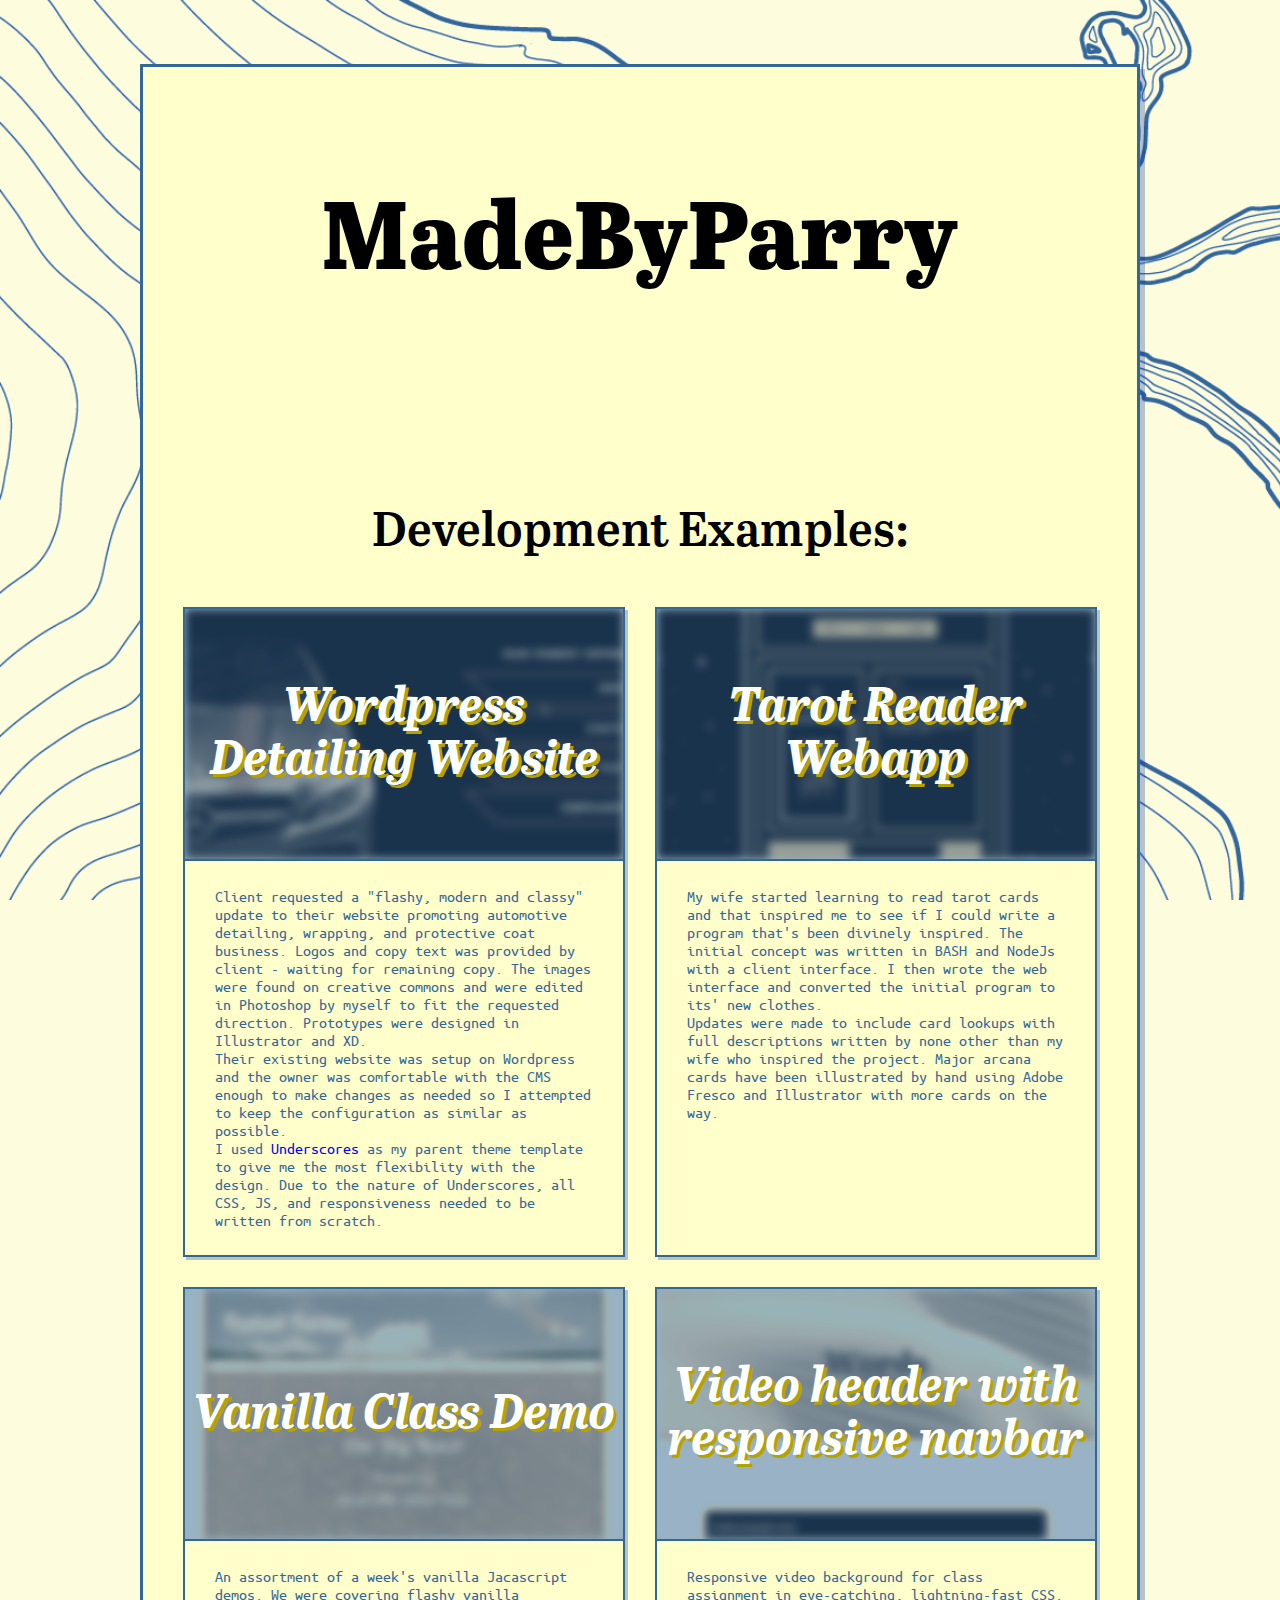
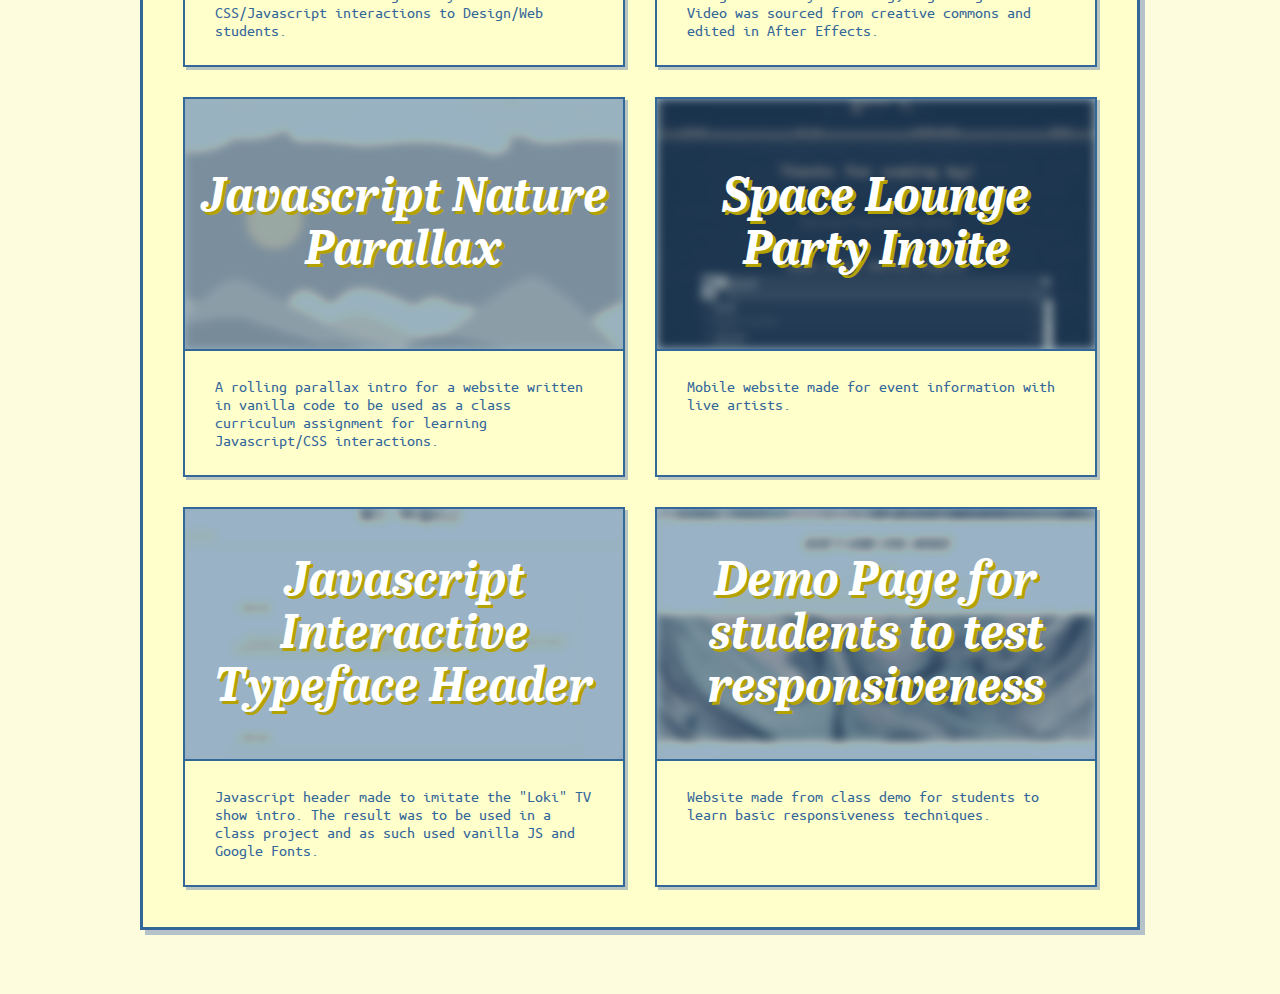
<file: index.html>
<!DOCTYPE html>
<html lang="en">
<head>
    <meta charset="UTF-8">
    <meta http-equiv="X-UA-Compatible" content="IE=edge">
    <meta name="viewport" content="width=device-width, initial-scale=1.0">
    <link rel="stylesheet" href="./css/import/normalize.css">
    <link rel="stylesheet" href="./css/typography.css">
    <link rel="stylesheet" href="./css/style.css">
    <title>MadeByParry - Development Examples Portal</title>
</head>
<body>
    <main>
        <header>
            <h1>MadeByParry</h1>
        </header>
        <section class="page-content">
            <div class="page-header">
                <h2>Development Examples:</h2>
            </div>
            <div class="examples-grid">
                <!-- BEGIN EXAMPLES GRID -->
                    <div class="grid-item">
                    <a href="https://madebyparry.ddns.net/wordpress_multi/tas_redesign/">
                        <div class="grid-item-title tas">
                            <h3>Wordpress Detailing Website</h3>
                        </div>
                    </a>
                        <div class="grid-item-desc">
                            <p>
                                Client requested a "flashy, modern and classy" update to their website promoting automotive detailing, wrapping, and protective coat business. Logos and copy text was provided by client - waiting for remaining copy. The images were found on creative commons and were edited in Photoshop by myself to fit the requested direction. Prototypes were designed in Illustrator and XD. 
                                <br/>
                                Their existing website was setup on Wordpress and the owner was comfortable with the CMS enough to make changes as needed so I attempted to keep the configuration as similar as possible. 
                                <br/> 
                                I used <a href="underscores.me">Underscores</a> as my parent theme template to give me the most flexibility with the design. Due to the nature of Underscores, all CSS, JS, and responsiveness needed to be written from scratch. 
                                </p>
                        </div>
                    </div>
                    <div class="grid-item">
                    <a href="https://madebyparry.ddns.net/tarotbuddy/">
                        <div class="grid-item-title tarotbuddy">
                            <h3>Tarot Reader Webapp</h3>
                        </div>
                    </a>
                        <div class="grid-item-desc">
                            <p>
                                My wife started learning to read tarot cards and that inspired me to see if I could write a program that's been divinely inspired. The initial concept was written in BASH and NodeJs with a client interface. I then wrote the web interface and converted the initial program to its' new clothes. 
                                <br/>
                                Updates were made to include card lookups with full descriptions written by none other than my wife who inspired the project. Major arcana cards have been illustrated by hand using Adobe Fresco and Illustrator with more cards on the way.                                </p>
                        </div>
                    </div>
                    <div class="grid-item">
                    <a href="./examples/js_demo/">
                        <div class="grid-item-title foxtail">
                            <h3>Vanilla Class Demo</h3>
                        </div>
                    </a>
                        <div class="grid-item-desc">
                            <p>
                                An assortment of a week's vanilla Jacascript demos. We were covering flashy vanilla CSS/Javascript interactions to Design/Web students. 
                            </p>
                        </div>
                </div>
                <div class="grid-item">
                    <a href="./examples/portfo_example/">
                        <div class="grid-item-title video-header">
                            <h3>Video header with responsive navbar</h3>
                        </div>
                    </a>
                        <div class="grid-item-desc">
                            <p>
                                Responsive video background for class assignment in eye-catching, lightning-fast CSS. Video was sourced from creative commons and edited in After Effects.    
                            </p>
                        </div>
                </div>
                <div class="grid-item">
                    <a href="./examples/js_parallax_scene/">
                        <div class="grid-item-title nature-parallax">
                            <h3>Javascript Nature Parallax</h3>
                        </div>
                    </a>
                        <div class="grid-item-desc">
                            <p>
                                A rolling parallax intro for a website written in vanilla code to be used as a class curriculum assignment for learning Javascript/CSS interactions. 
                            </p>
                        </div>
                </div>
                <div class="grid-item">
                    <a href="./examples/spacelounge_html/">
                        <div class="grid-item-title spacelounge">
                            <h3>Space Lounge Party Invite</h3>
                        </div>
                    </a>
                        <div class="grid-item-desc">
                            <p>
                                Mobile website made for event information with live artists.
                            </p>
                        </div>
                </div>
                <div class="grid-item">
                    <a href="./examples/ticking_text_js_refactored/">
                        <div class="grid-item-title loki">
                            <h3>Javascript Interactive Typeface Header</h3>
                        </div>
                    </a>
                        <div class="grid-item-desc">
                            <p>
                                Javascript header made to imitate the "Loki" TV show intro. The result was to be used in a class project and as such used vanilla JS and Google Fonts.   
                            </p>
                        </div>
                </div>
                <div class="grid-item">
                    <a href="./examples/portfolio_template/">
                        <div class="grid-item-title portfo">
                            <h3>Demo Page for students to test responsiveness</h3>
                        </div>
                    </a>
                        <div class="grid-item-desc">
                            <p>
                                Website made from class demo for students to learn basic responsiveness techniques. 
                            </p>
                        </div>
                </div>
            </div>
        </section>
        <footer>

        </footer>
    </main>
</body>
</html>
</file>
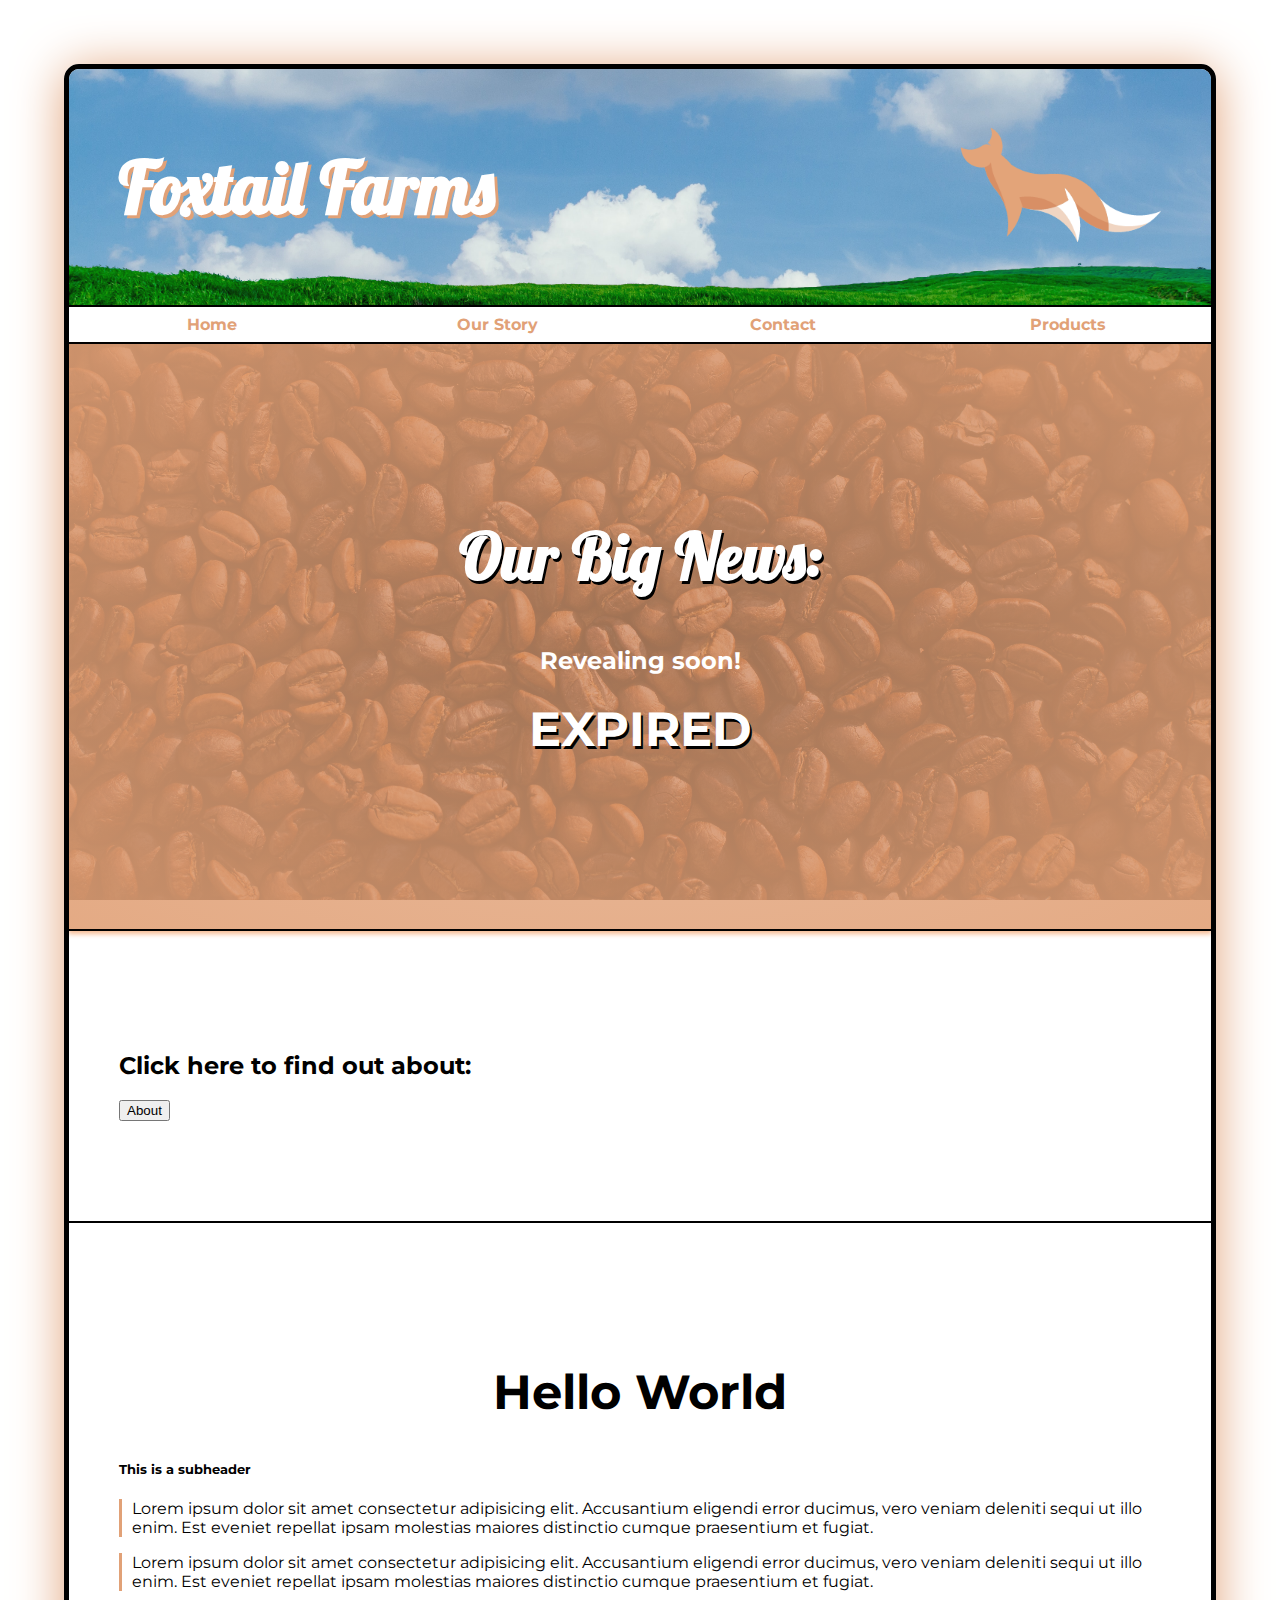
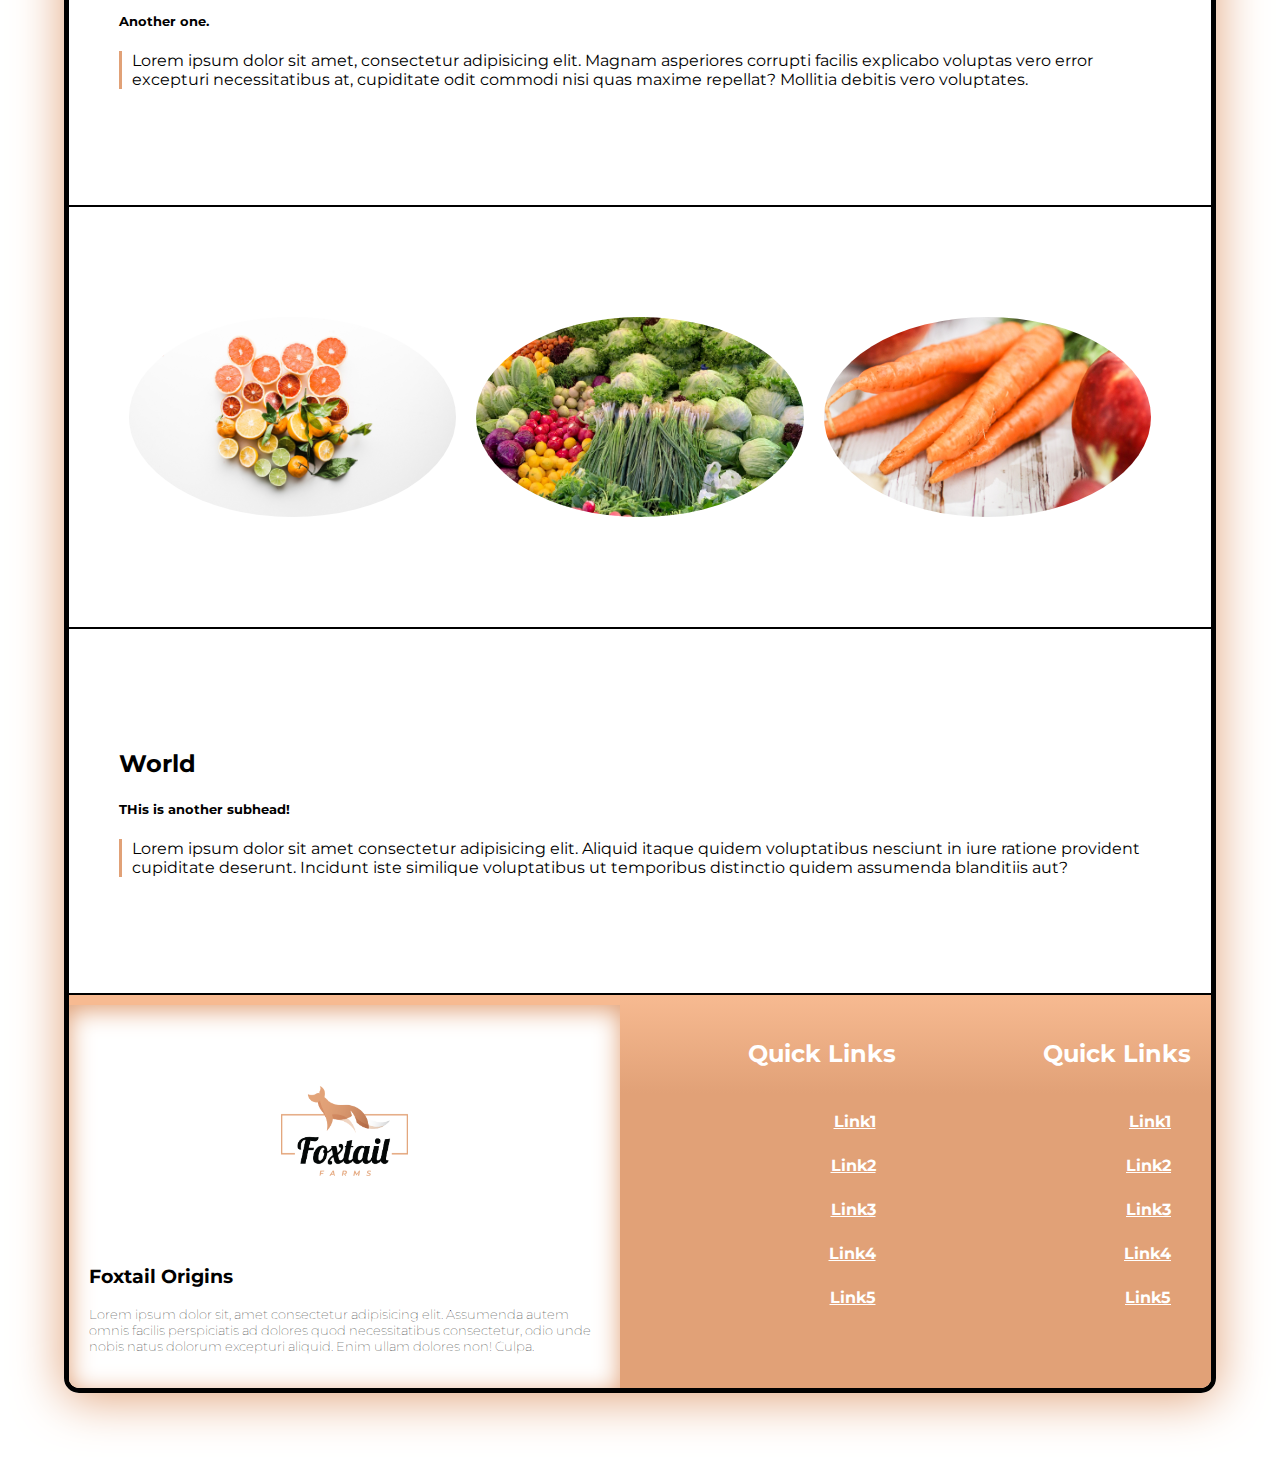
<file: examples/js_demo/index.html>
<!DOCTYPE html>
<html lang="en" dir="ltr">
  <head>
    <meta name="viewport" content="width=device-width, initial-scale=1">
    <link href="https://unpkg.com/aos@2.3.1/dist/aos.css" rel="stylesheet">
    <link rel="stylesheet" href="./css/style.css">
    <link rel="stylesheet" href="./css/responsive.css">
    <meta charset="utf-8">
    <title>Foxtail Farms - Your New Favorite Produce.</title>
  </head>
  <body>

    <div id="main_page">

      <header id="site_header">
        <div class="header_left">
          <h1>Foxtail Farms</h1>
        </div>
        <div class="header_right" data-aos="fade-left" >
          <img src="./assets/logos/foxtail_logo_plain@0.5x.png" alt="Foxtail Logo">
        </div>
      </header>
      <nav>
        <div class="navbar">
          <ul>
            <a href="#">
              <li>Home</li>
            </a>
            <a href="#">
              <li>Our Story</li>
            </a>
            <a href="#">
              <li>Contact</li>
            </a>
            <a href="#">
              <li>Products</li>
            </a>
          </ul>
        </div>
      </nav>
      <main>
        <!-- Main Content Wrapper -->

        <div class="time_wrapper">
          <div class="time_wrapper_internal">
            <h4>Our Big News:</h4>
            <p>Revealing soon!</p>
            <p id="date_element"></p>
  
          </div>
        </div>


        <div class="about_button_wrapper internal_content">
          <h2>Click here to find out about:</h2>
          <button class="about_button" onclick="toggleContent()">About</button>
          <p class="about_text" id="js_demo">
            Lorem ipsum dolor sit amet consectetur adipisicing elit. Deserunt corporis soluta quod distinctio assumenda qui iste ipsam numquam? Aut, aliquid commodi in beatae dicta eligendi consequatur alias accusamus autem itaque!
            Lorem ipsum dolor, sit amet consectetur adipisicing elit. Animi molestias dolorum quae iure ullam quo sint rerum deleniti, saepe, perferendis voluptatum omnis dignissimos repellendus est! Quaerat sunt illo illum id!
          </p>
        </div>

          <div class="internal_content">
            <h2 style="text-align:center;font-size: 3em;">Hello World</h2>
            <h5>This is a subheader</h5>
            <p>Lorem ipsum dolor sit amet consectetur adipisicing elit. Accusantium eligendi error ducimus, vero veniam deleniti sequi ut illo enim. Est eveniet repellat ipsam molestias maiores distinctio cumque praesentium et fugiat.</p>
            <p>Lorem ipsum dolor sit amet consectetur adipisicing elit. Accusantium eligendi error ducimus, vero veniam deleniti sequi ut illo enim. Est eveniet repellat ipsam molestias maiores distinctio cumque praesentium et fugiat.</p>
            <h5>Another one.</h5>
            <p>Lorem ipsum dolor sit amet, consectetur adipisicing elit. Magnam asperiores corrupti facilis explicabo voluptas vero error excepturi necessitatibus at, cupiditate odit commodi nisi quas maxime repellat? Mollitia debitis vero voluptates.</p>
          </div>

          <div class="internal_content background_obj_wrapper">
            <div class="background_obj img1"></div>
            <div class="background_obj img2"></div>
            <div class="background_obj img3"></div>
          </div>

          <div class="internal_content">
            <h2>World</h2>
            <h5>THis is another subhead!</h5>
            <p>Lorem ipsum dolor sit amet consectetur adipisicing elit. Aliquid itaque quidem voluptatibus nesciunt in iure ratione provident cupiditate deserunt. Incidunt iste similique voluptatibus ut temporibus distinctio quidem assumenda blanditiis aut?</p>
          </div>
       
      </main>
      <footer>
        <div class="footer_left">
          <div class="footer_logo">
            <img src="./assets/logos/foxtail_logo_white.png" alt="">
          </div>
          <div class="footer_text">
            <h3>Foxtail Origins</h3>
            <p>Lorem ipsum dolor sit, amet consectetur adipisicing elit. Assumenda autem omnis facilis perspiciatis ad dolores quod necessitatibus consectetur, odio unde nobis natus dolorum excepturi aliquid. Enim ullam dolores non! Culpa.</p>
          </div>
        </div>
        <div class="footer_center">

          <h3>Quick Links</h3>
          <ul>
            <a href="#">
              <li>Link1</li>
            </a><a href="#">
              <li>Link2</li>
            </a><a href="#">
              <li>Link3</li>
            </a><a href="#">
              <li>Link4</li>
            </a><a href="#">
              <li>Link5</li>
            </a>
          </ul>

        </div>
        <div class="footer_right">
          <h3>Quick Links</h3>
          <ul>
            <a href="#">
              <li>Link1</li>
            </a><a href="#">
              <li>Link2</li>
            </a><a href="#">
              <li>Link3</li>
            </a><a href="#">
              <li>Link4</li>
            </a><a href="#">
              <li>Link5</li>
            </a>
          </ul>
        </div>
      </footer>

    </div>
    


    <script>
      // Toggler
      function toggleContent() {
        var b = document.getElementById("js_demo");
        b.classList.toggle("reveal");
      }

    </script>
    <script>
      // Countdown
        var datePg = document.getElementById("date_element");

        function revealDate() {
          datePg.innerHTML = Date();
        }

        revealDate();
    </script>
    <script>
      var z = setInterval(function(){
        var header = document.getElementById("site_header");
        header.classList.toggle("zoom");
      }, 10000);
      var s = setInterval(function(){
        var header = document.getElementById("site_header");
        header.classList.toggle("pan");
      }, 20000);
      
    </script>
    <script src="./js/countdown.js"></script>
    <script src="https://unpkg.com/aos@2.3.1/dist/aos.js"></script>
    <script>
      AOS.init();
    </script>
  </body>
</html>
</file>
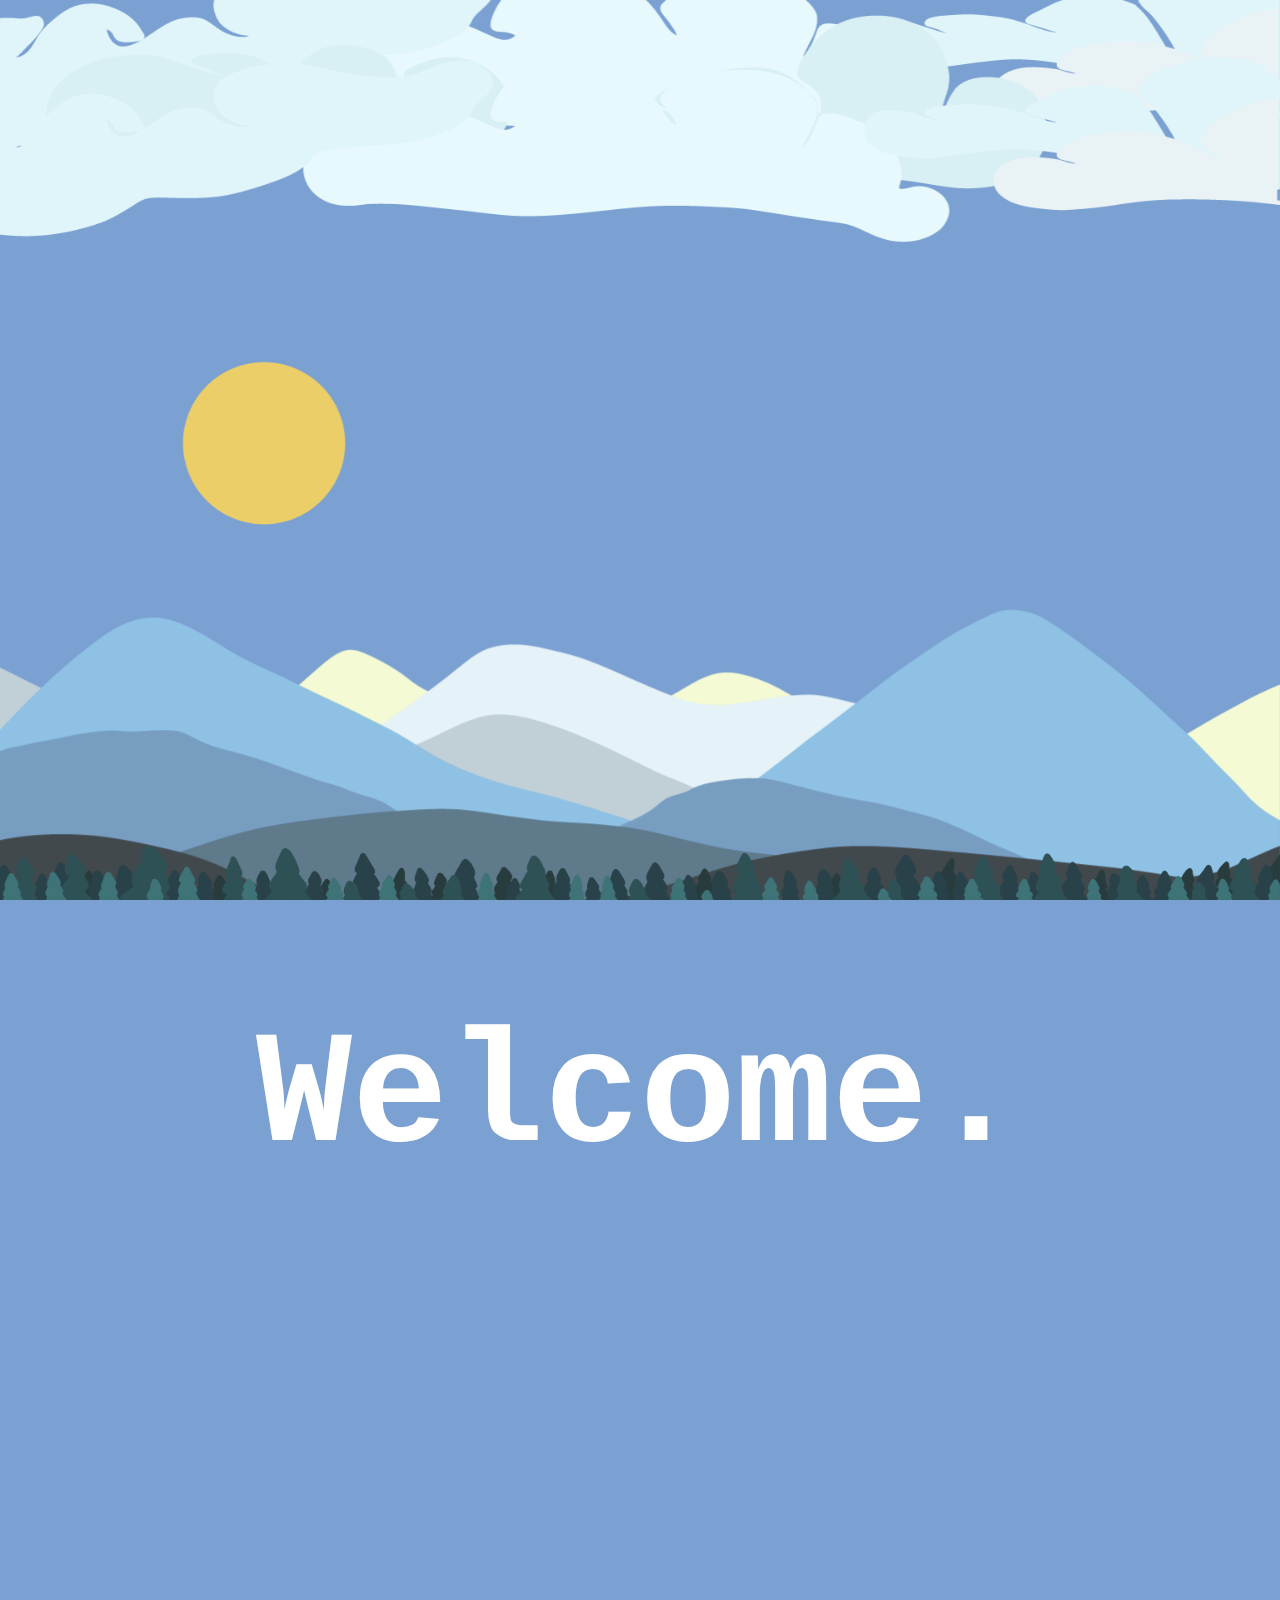
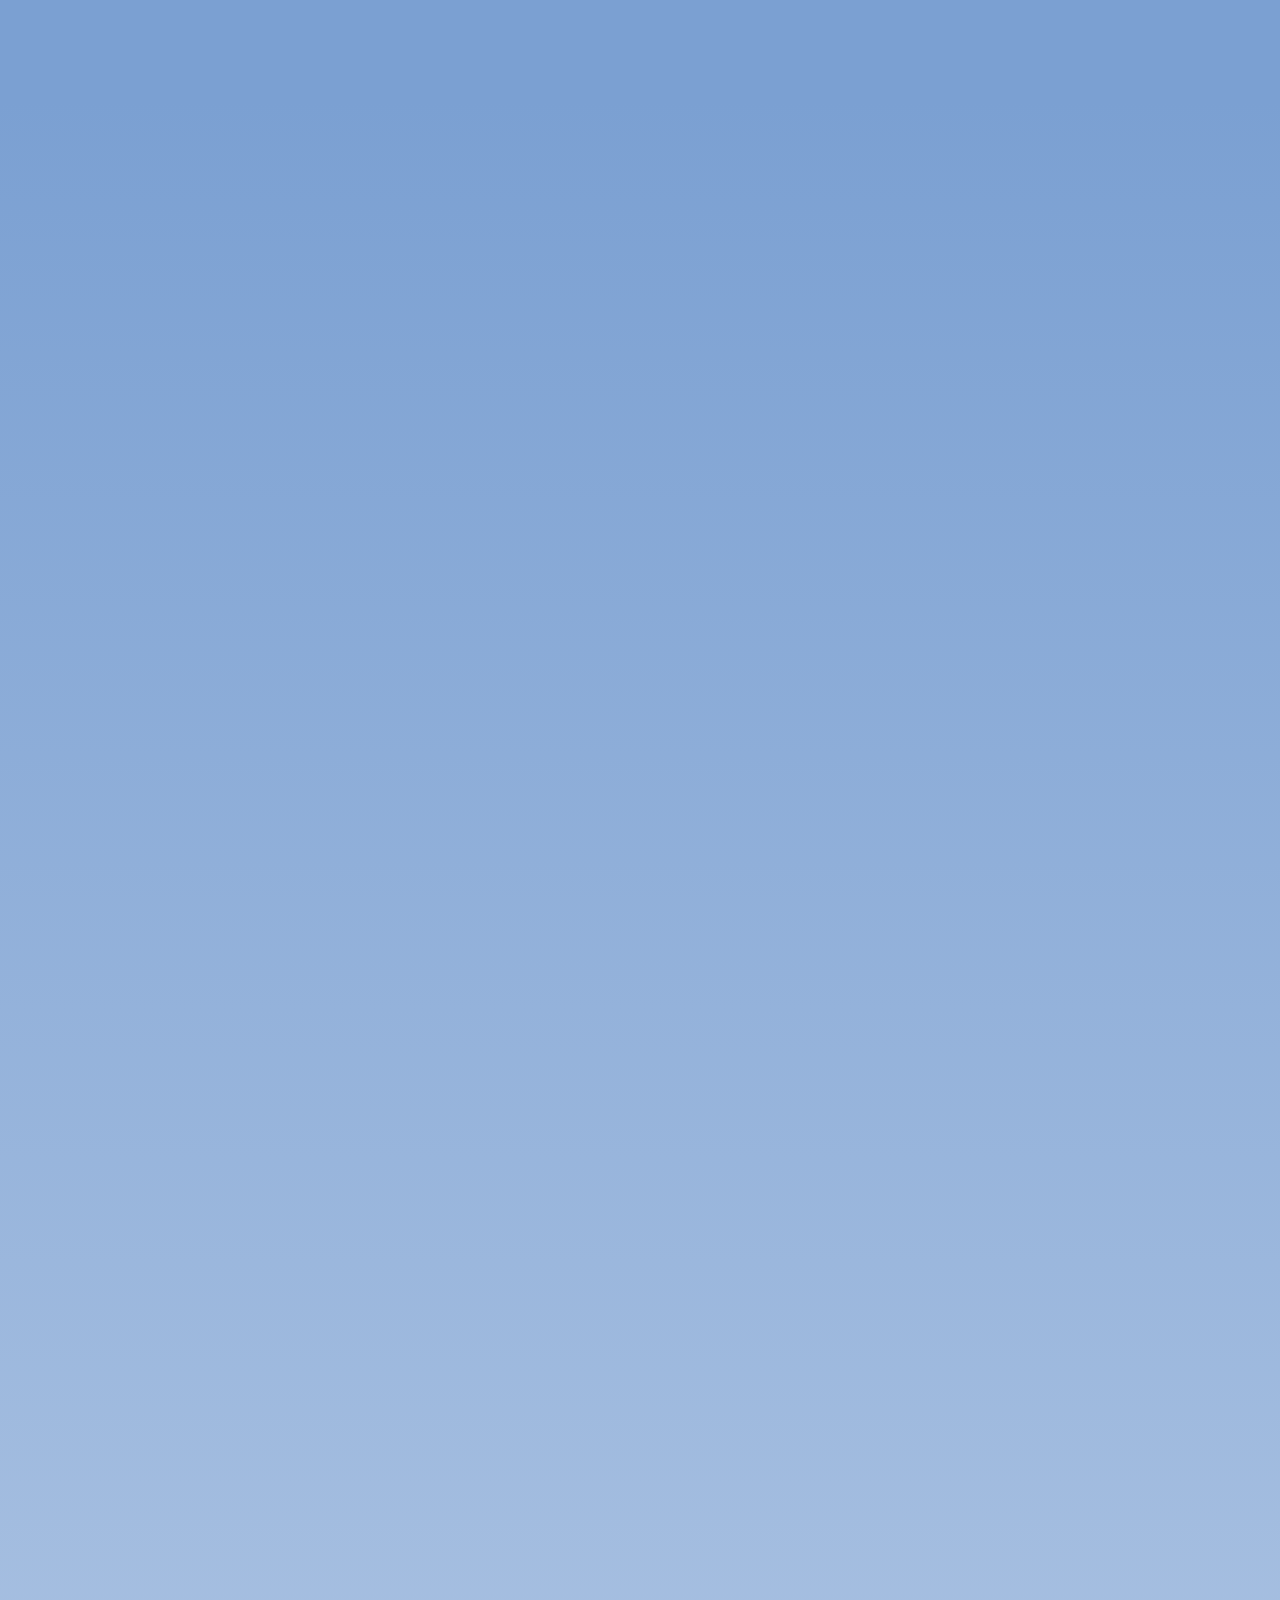
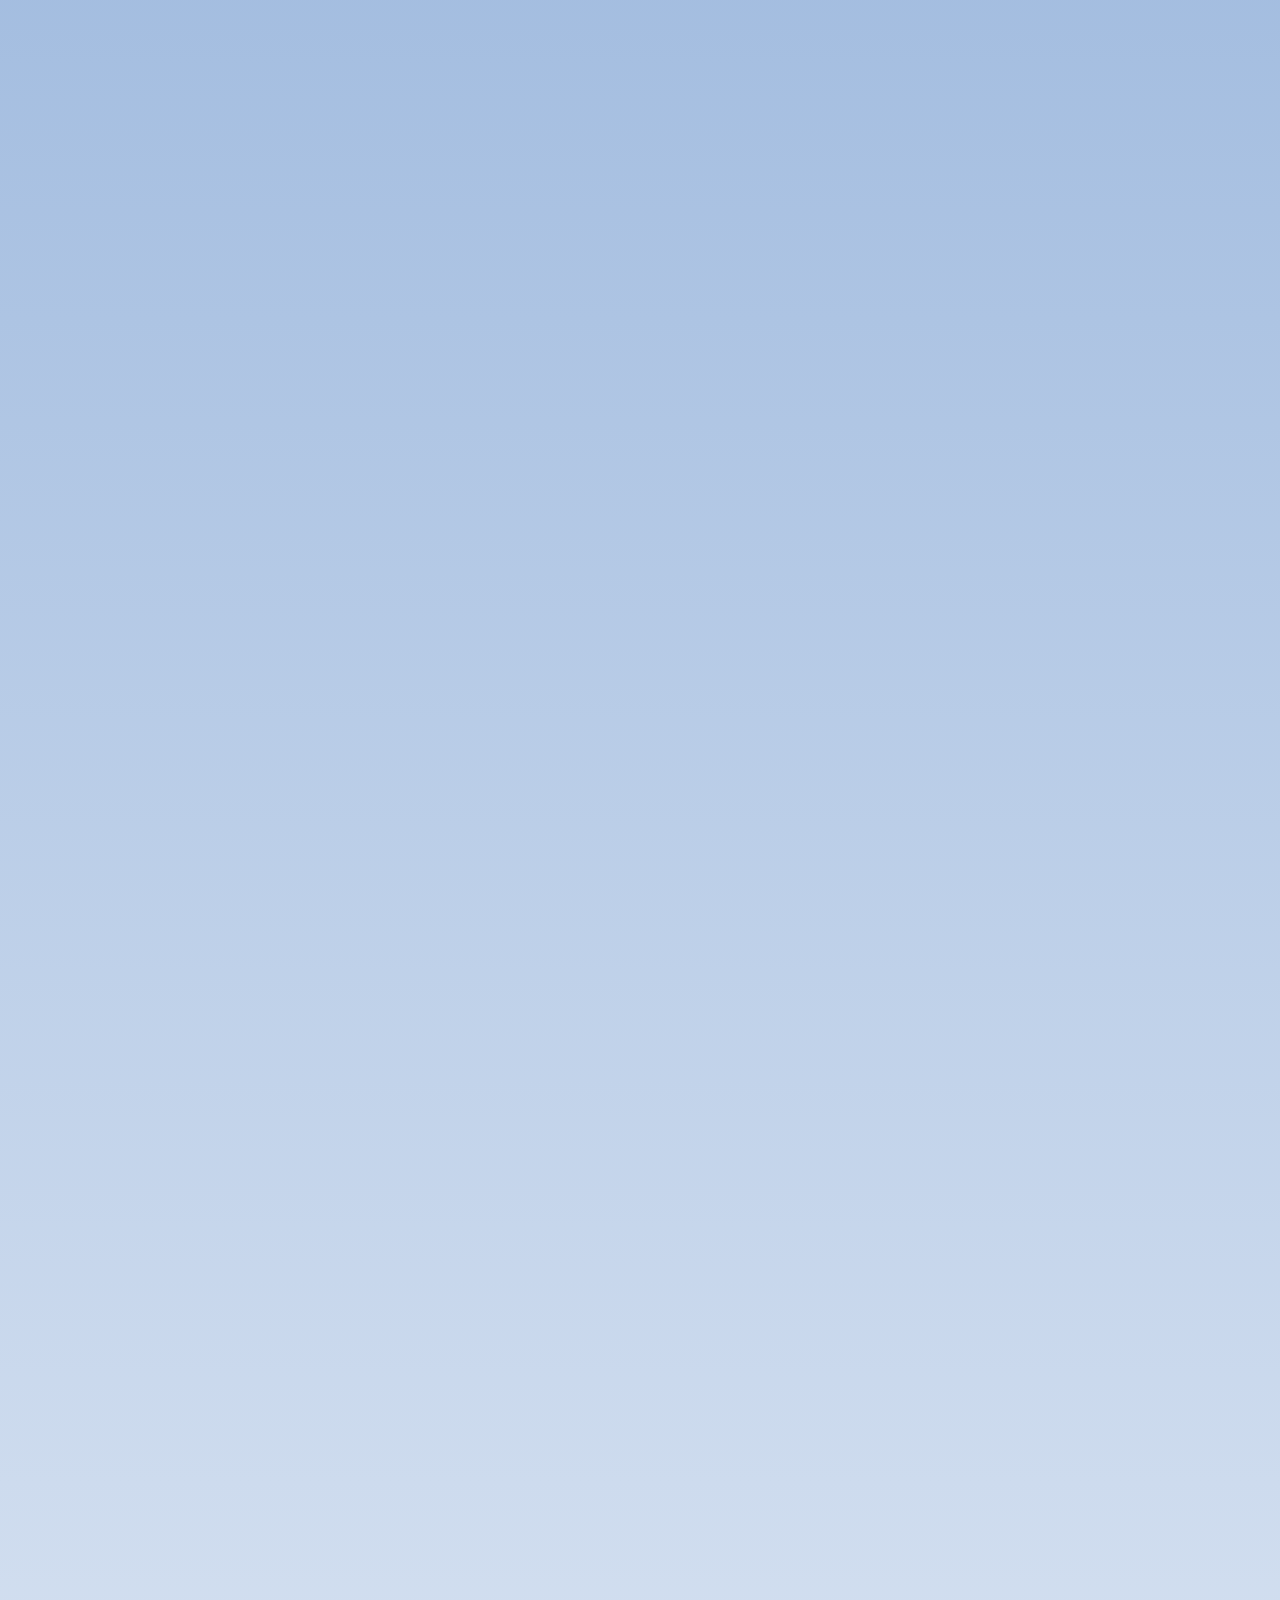
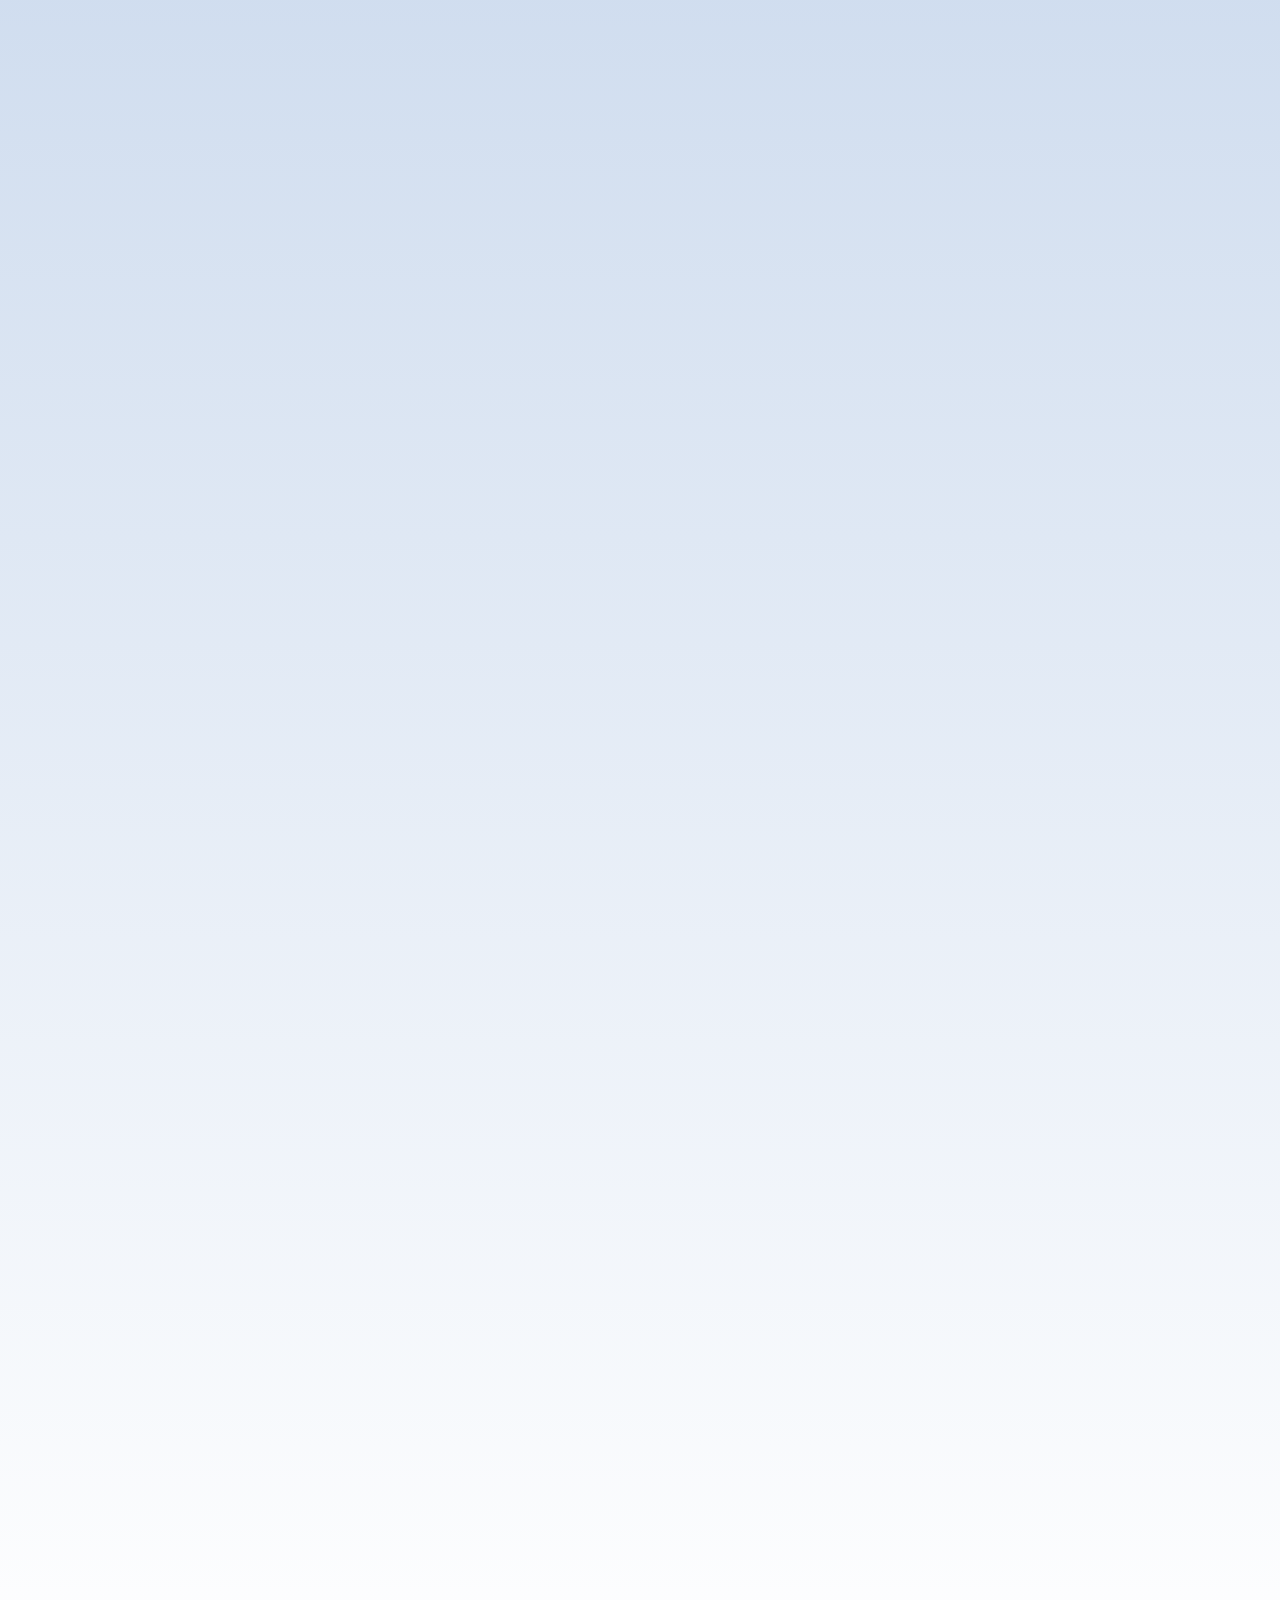
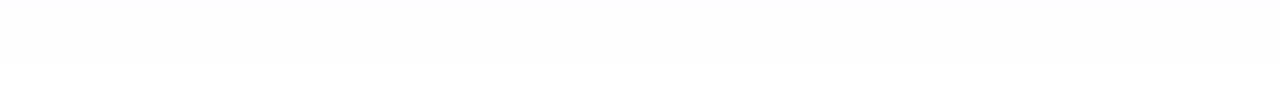
<file: examples/js_parallax_scene/index.html>
<!DOCTYPE html>
<html lang="en" dir="ltr">
  <head>
    <meta charset="utf-8">
    <link rel="stylesheet" href="./css/parallax.css">
    <title>Parallax</title>
  </head>
  <body>
    <section>
        <img src="./images/parallax_clouds1.png" alt="clouds" class="parallaxscroll plx_image plx_clouds1" data-parallax="-0.4"/>
        <img src="./images/parallax_clouds2.png" alt="clouds" class="parallaxscroll plx_image plx_clouds2" data-parallax="-0.3"/>
        <img src="./images/parallax_clouds1.png" alt="clouds" class="parallaxscroll plx_image plx_clouds3" data-parallax="-0.5"/>
        <img src="./images/parallax_sun.png" alt="sun" class="parallaxscroll plx_image plx_sun" data-parallax="-1"/>
        <img src="./images/mountains_2.png" alt="mountains" class="parallaxscroll plx_image plx_mtns2" data-parallax="0.5"/>
        <div class="parallaxscroll plx_image plx_text" data-parallax="-3">
            <h1>Welcome.</h1>
        </div>
        <img src="./images/mountains_1.png" alt="mountains" class="parallaxscroll plx_image plx_mtns1" data-parallax="0.2"/>
        <img src="./images/parallax_birds.png" alt="birds" class="parallaxscroll plx_image plx_birds" data-parallax="0.9"/>
        <img src="./images/parallax_trees.png" alt="trees" class="parallaxscroll plx_image plx_trees" data-parallax="0.1"/>
    </section>
    <main></main>
  </body>
  <script type="text/javascript" src="./js/parallax.js"></script>
</html>
</file>
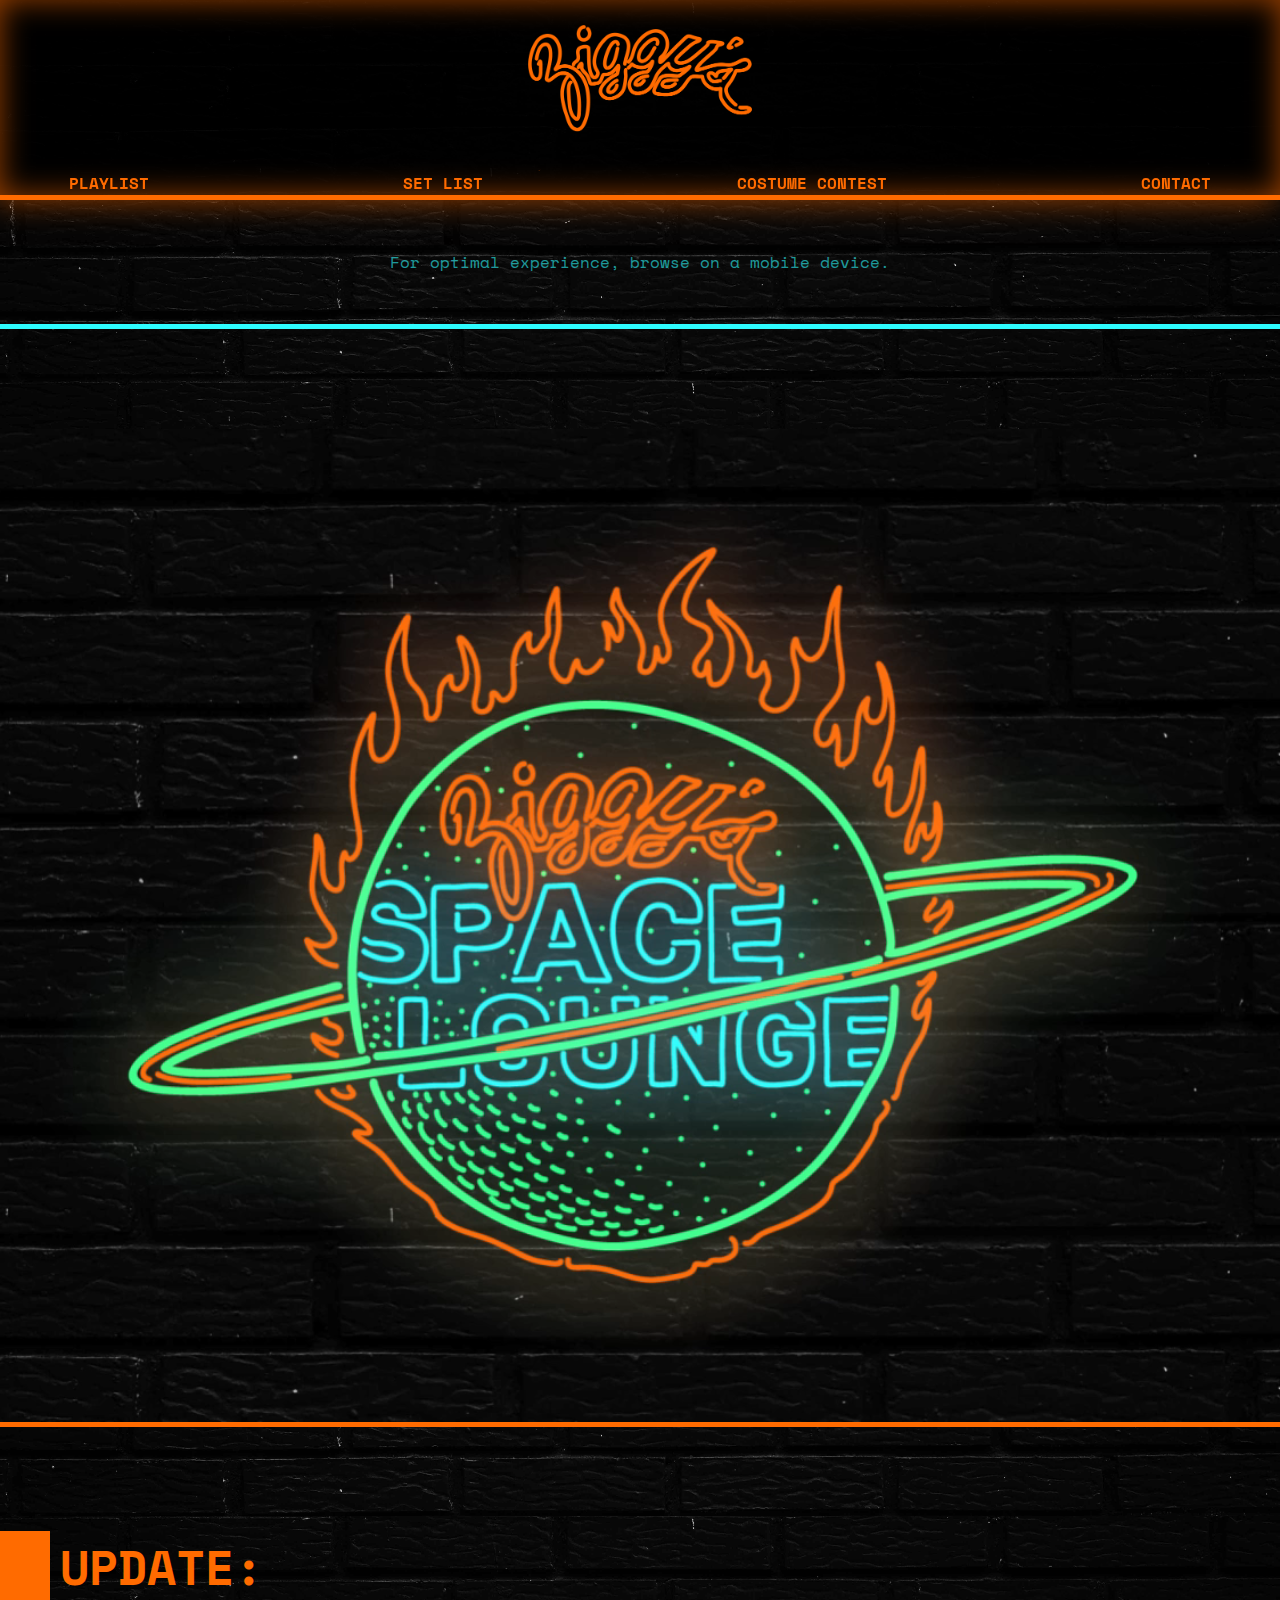
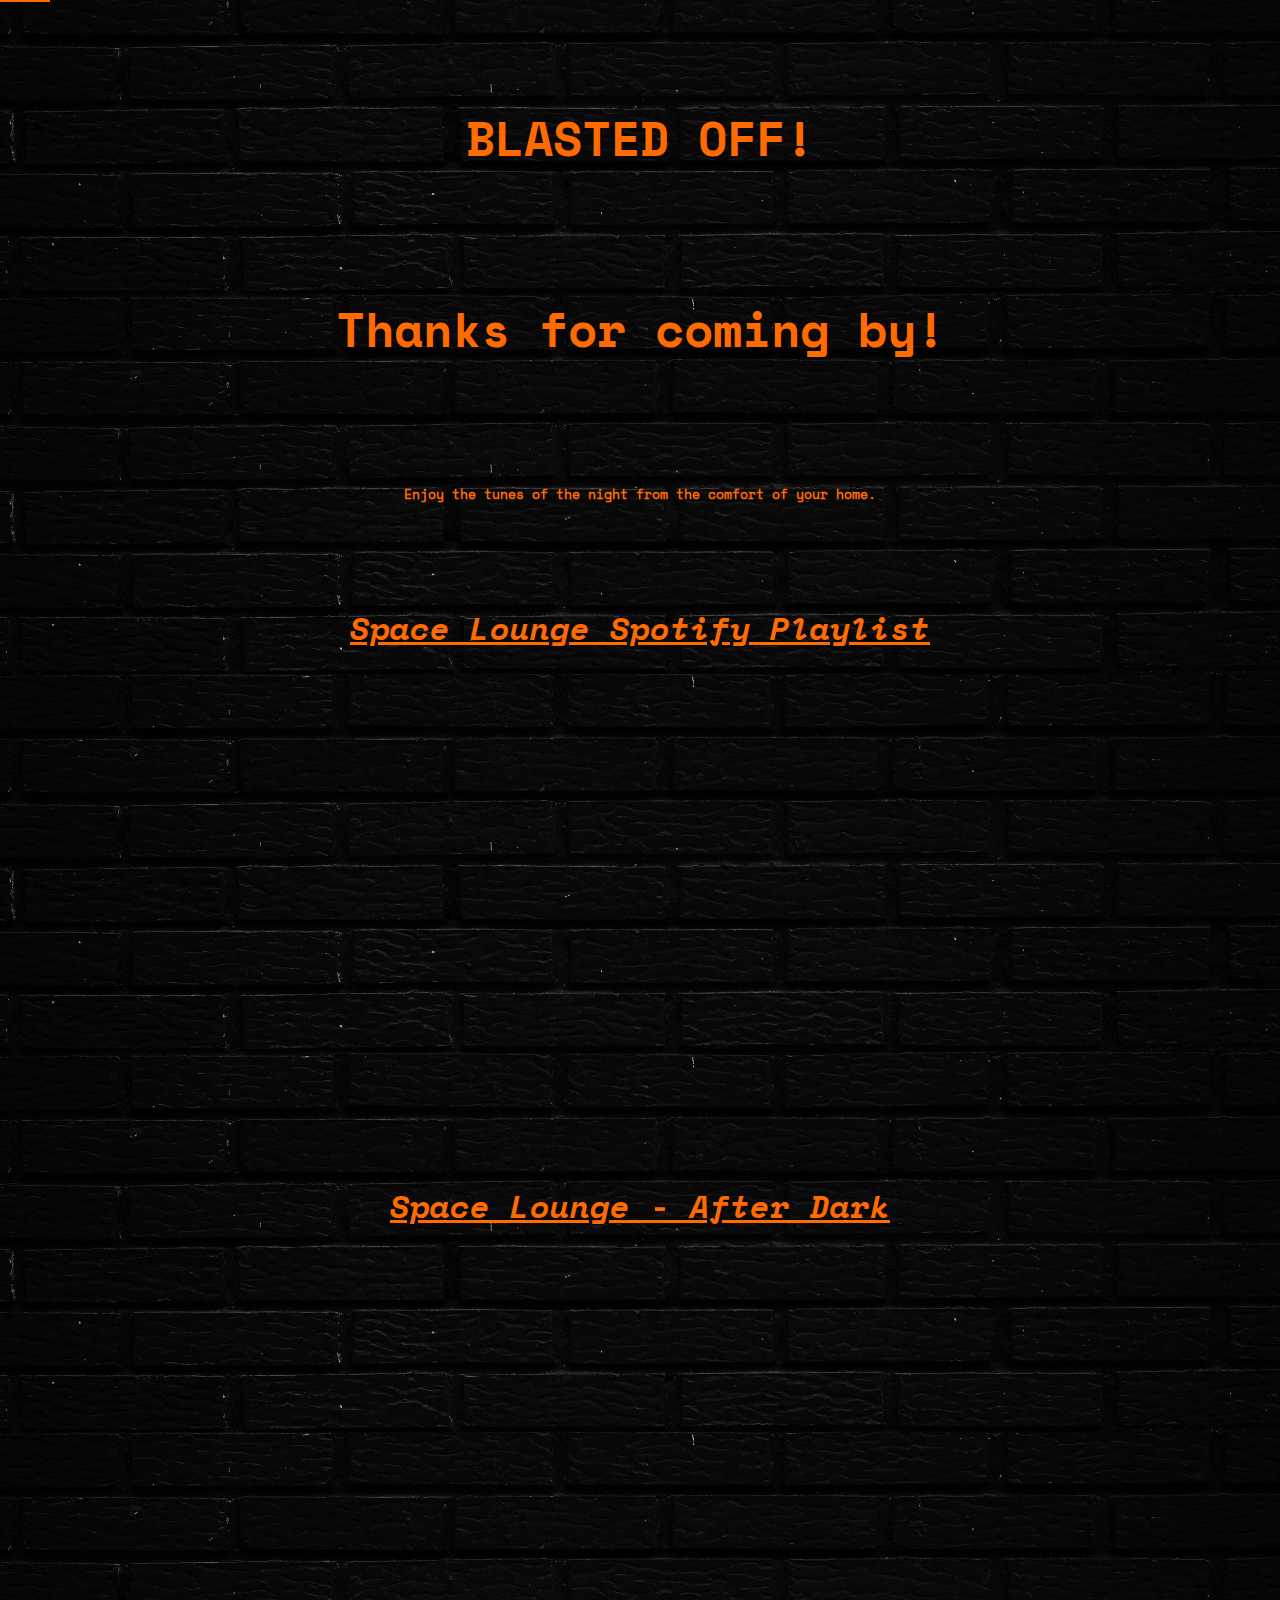
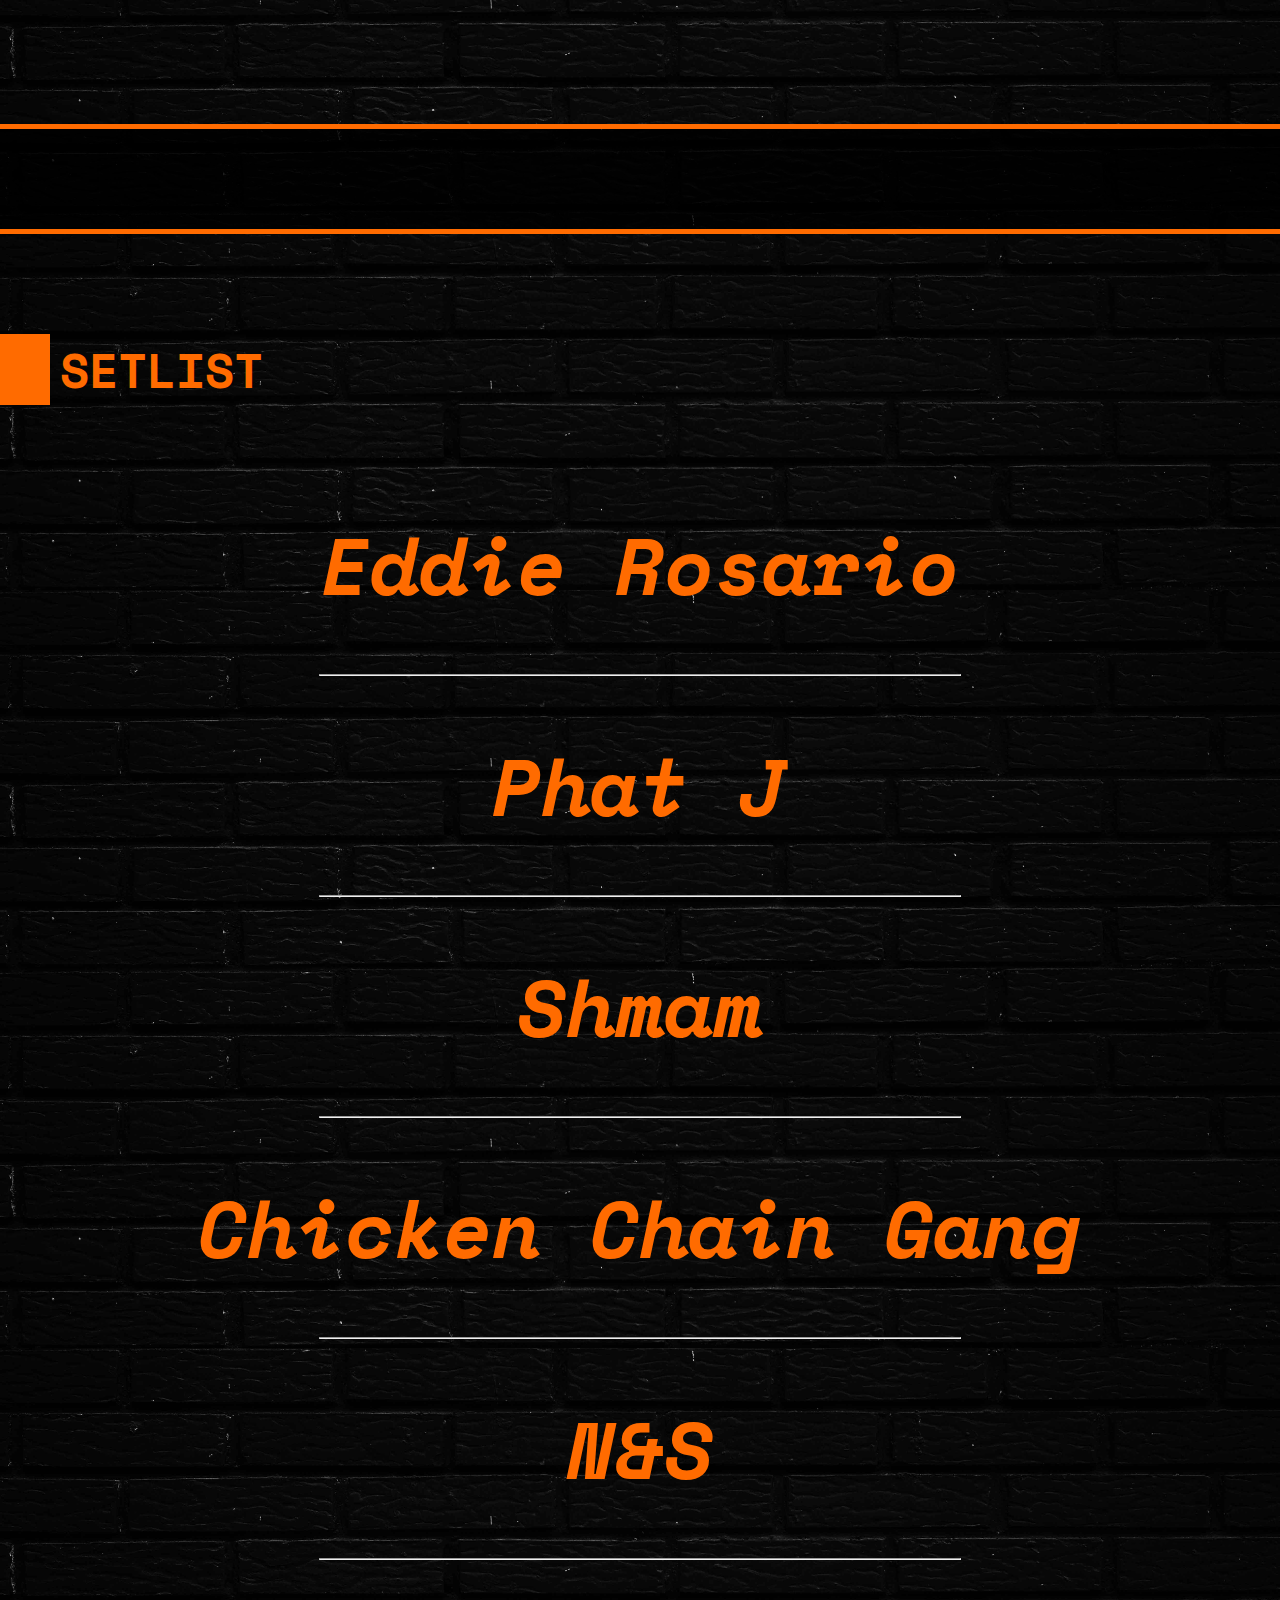
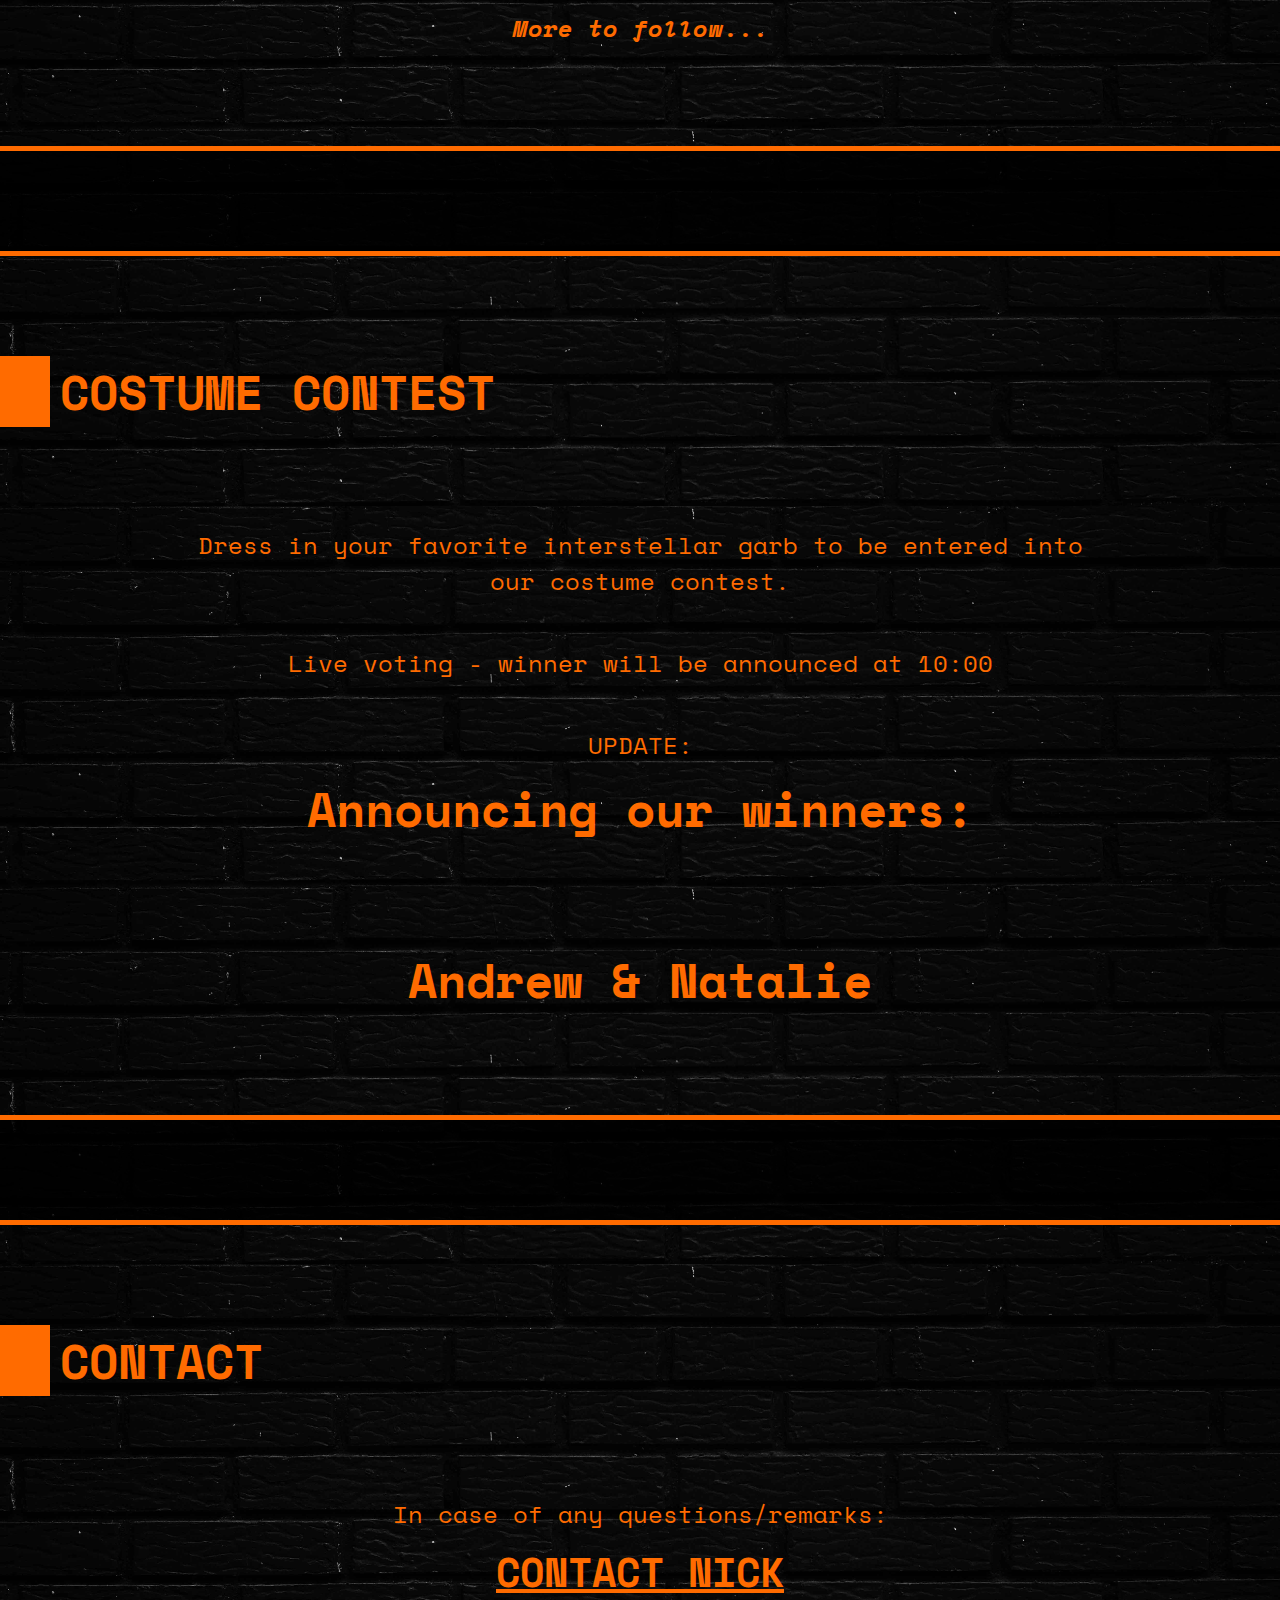
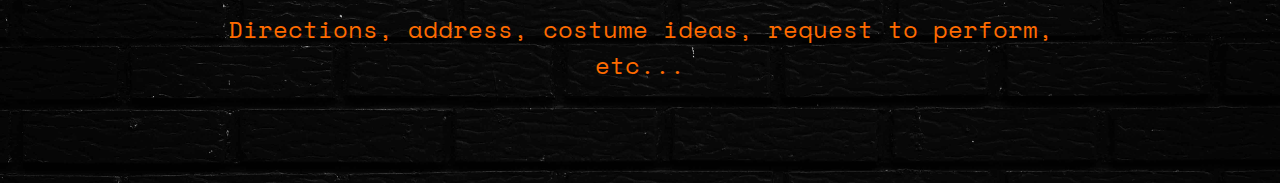
<file: examples/spacelounge_html/index.html>
<!DOCTYPE html>
<html lang="en" dir="ltr">
  <head>
    <meta charset="utf-8">
    <link rel="stylesheet" href="./css/master.css">
    <link rel="stylesheet" href="./css/bootstrap-grid.css">
    <title>Space Lounge - May 29th 2022</title>
  </head>
  <body>
    <header>
      <div class="header-top">
        <img class="logo main-logo" src="./assets/ziggys_no_glow.png" alt="lounge_logo">
      </div>
      <div class="header-bottom">
        <ul>
          <a href="#datetime"><li>PLAYLIST</li></a>
          <a href="#setlist"><li>SET LIST</li></a>
          <a href="#costume"><li>COSTUME CONTEST</li></a>
          <a href="#contact"><li>CONTACT</li></a>
        </ul>
      </div>
    </header>

    <main>
      <div class="disclosure">
        <p>For optimal experience, browse on a mobile device.</p>
      </div>
      <div class="hero">
        <div class="hero-video-wrapper">
          <video id="hero-video" autoplay loop muted src="./assets/logo_flicker.mp4" style="width:100%;"></video>
        </div>

        <div id="datetime" class="countdown-wrapper wrapper">
          <h3 class="date-header tag-header">UPDATE:</h3>

          <h3>BLASTED OFF!</h3>
          <h3>Thanks for coming by!</h3>

          <h5>Enjoy the tunes of the night from the comfort of your home.</h5>
          <!-- <p id="countdown"></p> -->
          <div class="time-info-wrapper">
            <ul>
              <a href="https://open.spotify.com/playlist/2yQz4aQroOjd5lESXn4UzA?si=f334a140941a4373"><li>Space Lounge Spotify Playlist</li></a>
                <div class="spotify">
                  <iframe style="border-radius:5px;" src="https://open.spotify.com/embed/playlist/2yQz4aQroOjd5lESXn4UzA?utm_source=generator&theme=0" width="80%" height="380" frameBorder="0" allowfullscreen="" allow="autoplay; clipboard-write; encrypted-media; fullscreen; picture-in-picture"></iframe>
                </div>
              <br><br>
              <a href="https://open.spotify.com/playlist/2ihOCa6upU6Ttbia3xmmkM?si=59be1fc8be26415c"><li>Space Lounge - After Dark</li></a>
              <div class="spotify">
                <iframe style="border-radius:5px" src="https://open.spotify.com/embed/playlist/2ihOCa6upU6Ttbia3xmmkM?utm_source=generator&theme=0" width="80%" height="380" frameBorder="0" allowfullscreen="" allow="autoplay; clipboard-write; encrypted-media; fullscreen; picture-in-picture"></iframe>
              </div>
            </ul>
          </div>
        </div>

      </div>

      <div id="setlist" class="fancy-break"></div>

      <div class="setlist-wrapper wrapper">
        <h3 class="setlist-header tag-header">SETLIST</h3>
        <div class="setlist-list">
          <ul>
            <a href="https://www.instagram.com/etycoon_trends">
              <li>Eddie Rosario</li>
            </a>

            <hr/>

            <a href="https://www.instagram.com/phatsphotos">
              <li>Phat J</li>
            </a>

            <hr/>

            <a href="https://www.instagram.com/shmamuel24_">
              <li>Shmam</li>
            </a>

            <hr/>

            <a href="https://www.instagram.com/chickenchaingang">
              <li>Chicken Chain Gang</li>
            </a>

            <hr/>

            <a href="https://www.instagram.com/stellatariot">
              <li>N&S</li>
            </a>

            <hr/>

            <li class="more">More to follow...</li>
          </ul>
        </div>
      </div>

      <div id="costume" class="fancy-break"></div>

      <div class="costume-wrapper wrapper">
        <h3 class="tag-header">COSTUME CONTEST</h3>
        <div class="costume-info">
          <p>Dress in your favorite interstellar garb to be entered into our costume contest.</p>
            <br/><br/>
          <p>Live voting - winner will be announced at 10:00</p>
            <br><br>
          <p class="update">UPDATE:</p>
          <h3>Announcing our winners:</h3>
          <h3>Andrew & Natalie</h3>
        </div>
      </div>

      <div id="contact" class="fancy-break"></div>

      <div class="contact-wrapper wrapper">
        <h3 class="tag-header">CONTACT</h3>
        <div class="contact-info">
          <p>In case of any questions/remarks:</p>
          <a href="https://www.instagram.com/thicc.dicc.nicc.official/" class="contact-link">
            <p>CONTACT NICK</p>
          </a>
          <p>Directions, address, costume ideas, request to perform, etc...</p>
        </div>
      </div>

    </main>
    <footer>
      <div class="footer-left">
        <ul>
          <a href="madebyparry.com">
            <li>MADEBYPARRY</li>
          </a><a href="#">
            <li>YOUR MOM</li>
          </a>
        </ul>
      </div>
      <div class="footer-right">
        <p>&copy; 2022 MBP</p>
      </div>
    </footer>
    <script type="text/javascript" src="./js/countdown.js"></script>
  </body>
</html>
</file>
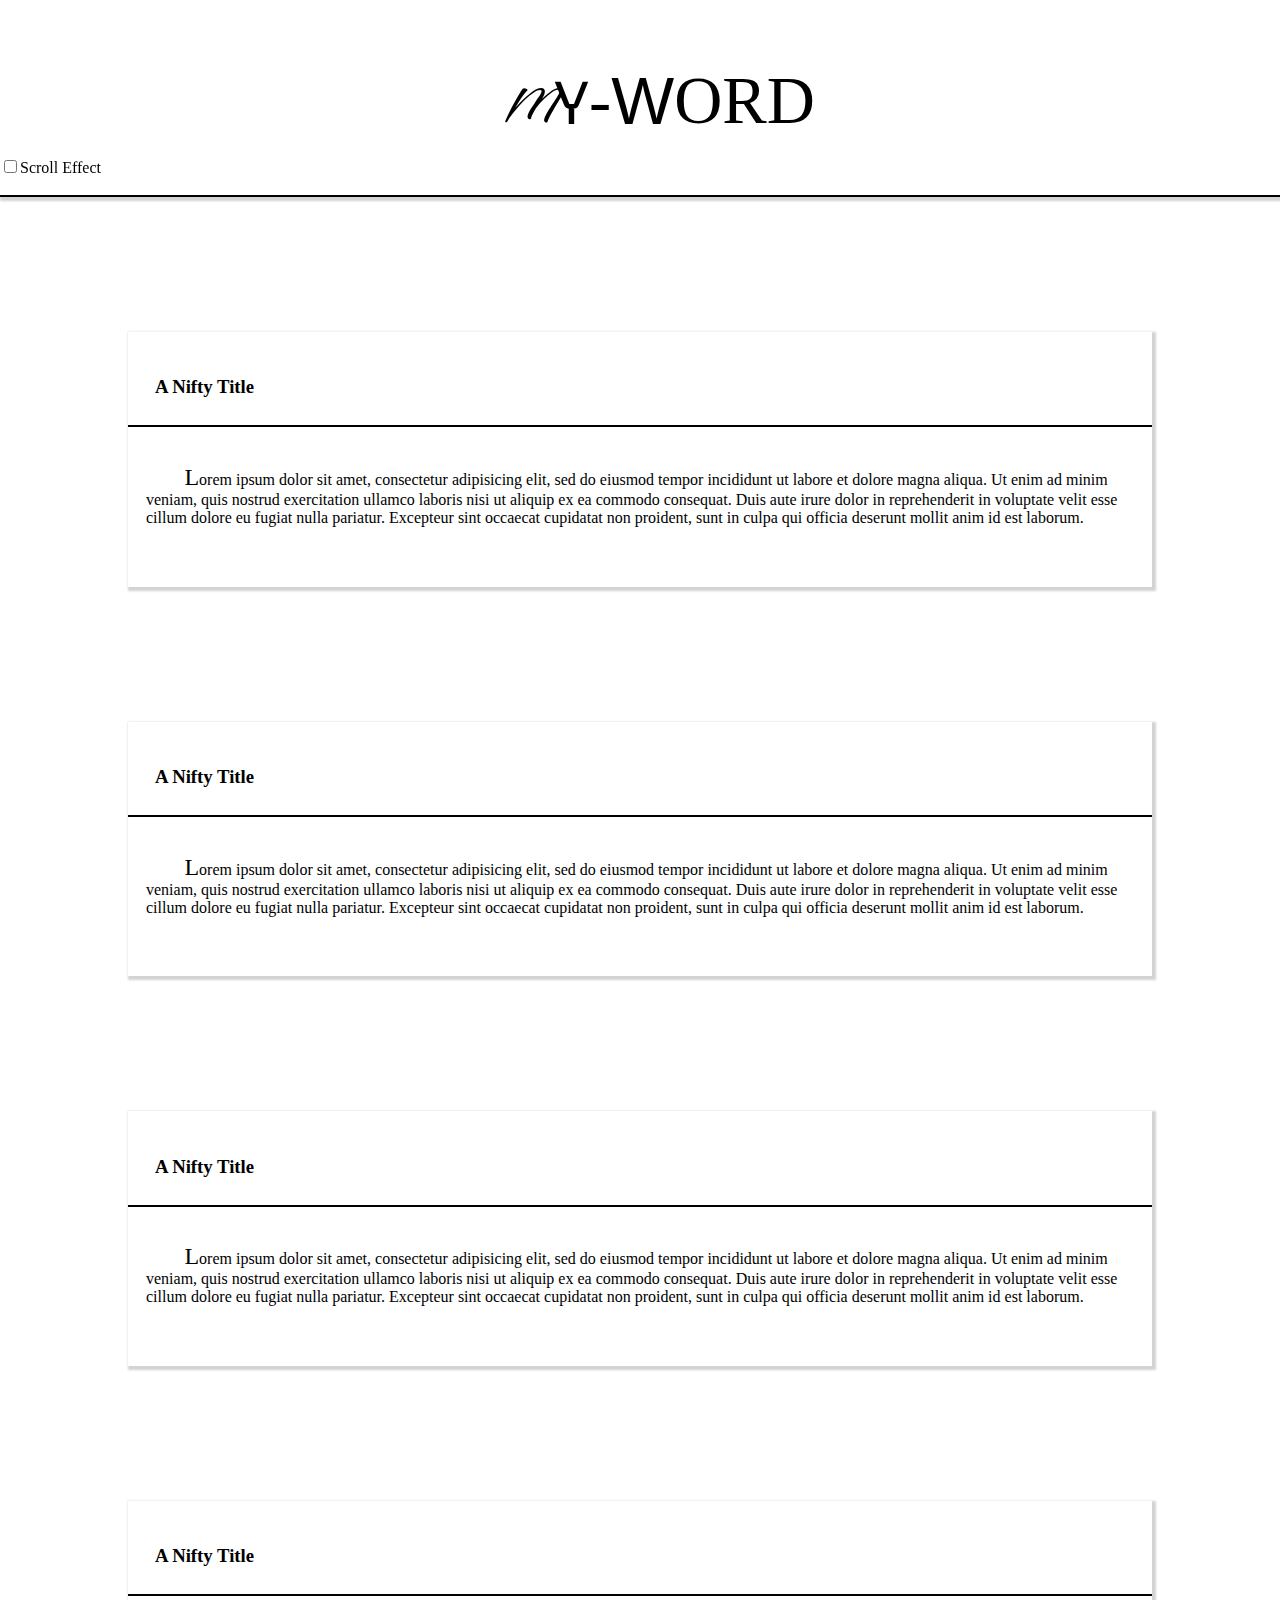
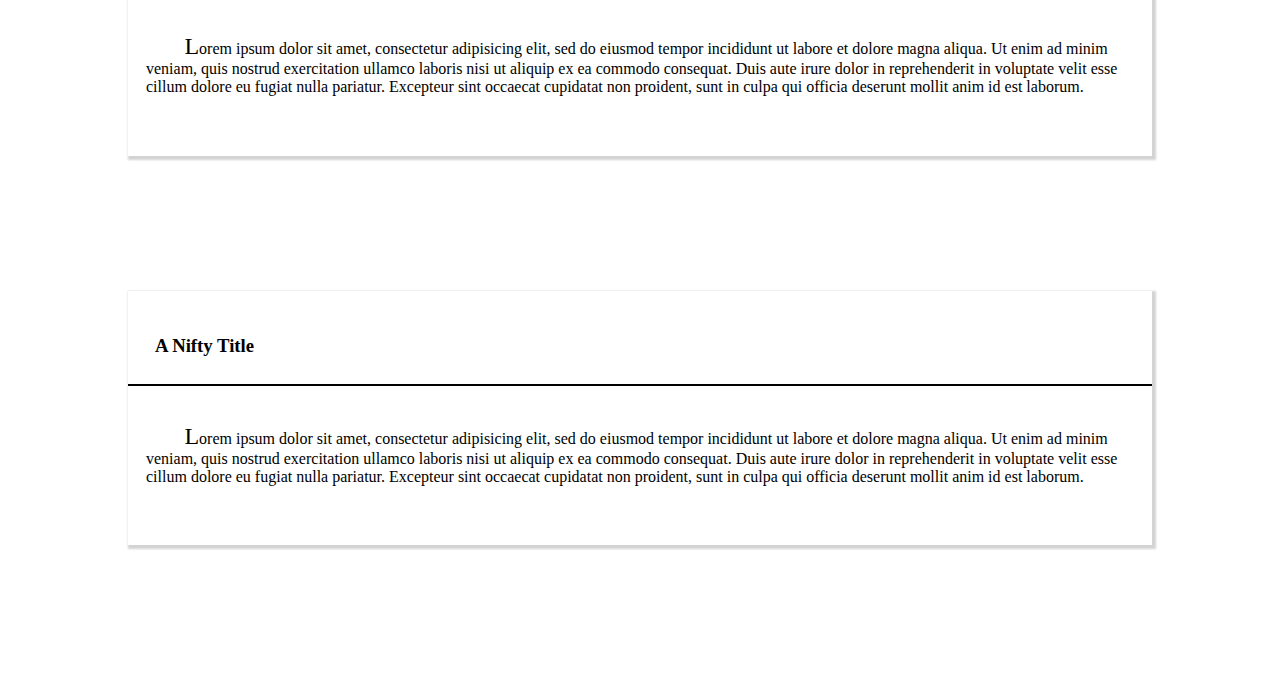
<file: examples/ticking_text_js_refactored/index.html>
<!DOCTYPE html>
<html lang="en" dir="ltr">
  <head>
    <meta charset="utf-8">
    <meta name="viewport" content="width=device-width, initial-scale=1">
    <link rel="stylesheet" href="./css/ticking_text.css">
    <link rel="stylesheet" href="./css/master.css">
    <title>Text Effects - JavaScript</title>
  </head>
  <body>
    <header>
      <ul>
        <li class="ticker" id="ticker1" onmouseover="singleTick(0)">M</li>
        <li class="ticker" id="ticker2" onmouseover="singleTick(1)">Y</li>
        <li class="ticker" id="ticker3" onmouseover="singleTick(2)">-</li>
        <li class="ticker" id="ticker4" onmouseover="singleTick(3)">W</li>
        <li class="ticker" id="ticker5" onmouseover="singleTick(4)">O</li>
        <li class="ticker" id="ticker6" onmouseover="singleTick(5)">R</li>
        <li class="ticker" id="ticker7" onmouseover="singleTick(6)">D</li>
      </ul>
      <input type="checkbox" id="scrollCtl" name="scrollCtl" class="scrollEffectCheck" value="scrollCtl"><span>Scroll Effect</span>
    </header>
    <main>
      <article>
        <h3>A Nifty Title</h3>
        <p><span class="dropcap">L</span>orem ipsum dolor sit amet, consectetur adipisicing elit, sed do eiusmod tempor incididunt ut labore et dolore magna aliqua. Ut enim ad minim veniam, quis nostrud exercitation ullamco laboris nisi ut aliquip ex ea commodo consequat. Duis aute irure dolor in reprehenderit in voluptate velit esse cillum dolore eu fugiat nulla pariatur. Excepteur sint occaecat cupidatat non proident, sunt in culpa qui officia deserunt mollit anim id est laborum.</p>
      </article>

      <article>
        <h3>A Nifty Title</h3>
        <p><span class="dropcap">L</span>orem ipsum dolor sit amet, consectetur adipisicing elit, sed do eiusmod tempor incididunt ut labore et dolore magna aliqua. Ut enim ad minim veniam, quis nostrud exercitation ullamco laboris nisi ut aliquip ex ea commodo consequat. Duis aute irure dolor in reprehenderit in voluptate velit esse cillum dolore eu fugiat nulla pariatur. Excepteur sint occaecat cupidatat non proident, sunt in culpa qui officia deserunt mollit anim id est laborum.</p>
      </article>

      <article>
        <h3>A Nifty Title</h3>
        <p><span class="dropcap">L</span>orem ipsum dolor sit amet, consectetur adipisicing elit, sed do eiusmod tempor incididunt ut labore et dolore magna aliqua. Ut enim ad minim veniam, quis nostrud exercitation ullamco laboris nisi ut aliquip ex ea commodo consequat. Duis aute irure dolor in reprehenderit in voluptate velit esse cillum dolore eu fugiat nulla pariatur. Excepteur sint occaecat cupidatat non proident, sunt in culpa qui officia deserunt mollit anim id est laborum.</p>
      </article>

      <article>
        <h3>A Nifty Title</h3>
        <p><span class="dropcap">L</span>orem ipsum dolor sit amet, consectetur adipisicing elit, sed do eiusmod tempor incididunt ut labore et dolore magna aliqua. Ut enim ad minim veniam, quis nostrud exercitation ullamco laboris nisi ut aliquip ex ea commodo consequat. Duis aute irure dolor in reprehenderit in voluptate velit esse cillum dolore eu fugiat nulla pariatur. Excepteur sint occaecat cupidatat non proident, sunt in culpa qui officia deserunt mollit anim id est laborum.</p>
      </article>

      <article>
        <h3>A Nifty Title</h3>
        <p><span class="dropcap">L</span>orem ipsum dolor sit amet, consectetur adipisicing elit, sed do eiusmod tempor incididunt ut labore et dolore magna aliqua. Ut enim ad minim veniam, quis nostrud exercitation ullamco laboris nisi ut aliquip ex ea commodo consequat. Duis aute irure dolor in reprehenderit in voluptate velit esse cillum dolore eu fugiat nulla pariatur. Excepteur sint occaecat cupidatat non proident, sunt in culpa qui officia deserunt mollit anim id est laborum.</p>
      </article>

    </main>
    <script type="text/javascript" src="./js/ticking_text.js"></script>
  </body>
</html>
</file>
<file: css/typography.css>
/* ABRIL TEXT */
@font-face {
    font-family: 'Abril Text';
    src: local("Abril Text Regular"),
    url("../assets/fonts/abril/Abril_Text_Regular.otf") format('Opentype');
  }
  @font-face {
    font-family: 'Abril Text SemiBold';
    src: local("Abril Text Semibold"),
    url("../assets/fonts/abril/Abril_Text_SemiBold.otf") format('Opentype');
  }
  @font-face {
    font-family: 'Abril Text Bold';
    src: local("Abril Text Bold"),
    url("../assets/fonts/abril/Abril_Text_Bold.otf") format('Opentype');
  }
  @font-face {
    font-family: 'Abril Text ExtraBold';
    src: local("Abril Text ExtraBold"),
    url("../assets/fonts/abril/Abril_Text_ExtraBold.otf") format('Opentype');
  }
  @font-face {
    font-family: 'Abril Text Italic';
    src: local("Abril Text Italic"),
    url("../assets/fonts/abril/Abril_Text_Italic.otf") format('Opentype');
  }
  @font-face {
    font-family: 'Abril Text SemiBold Italic';
    src: local("Abril Text SemiBold Italic"),
    url("../assets/fonts/abril/Abril_Text_SemiBoldItalic.otf") format('Opentype');
  }
  @font-face {
    font-family: 'Abril Text Bold Italic';
    src: local("Abril Text Bold Italic"),
    url("../assets/fonts/abril/Abril_Text_BoldItalic.otf") format('Opentype');
  }
  @font-face {
    font-family: 'Abril Text ExtraBold Italic';
    src: local("Abril Text ExtraBold Italic"),
    url("../../assets/fonts/abril/Abril_Text_ExtraBoldItalic.otf") format('Opentype');
  }


  /* ABRIL DISPLAY */
  @font-face {
    font-family: 'Abril Display';
    src: local("Abril Display Regular"),
    url("../assets/fonts/abril/Abril_Display_Regular.otf") format('Opentype');
  }
  @font-face {
    font-family: 'Abril Display SemiBold';
    src: local("Abril Display Semibold"),
    url("../assets/fonts/abril/Abril_Display_SemiBold.otf") format('Opentype');
  }
  @font-face {
    font-family: 'Abril Display Bold';
    src: local("Abril Display Bold"),
    url("../assets/fonts/abril/Abril_Display_Bold.otf") format('Opentype');
  }
  @font-face {
    font-family: 'Abril Display ExtraBold';
    src: local("Abril Display ExtraBold"),
    url("../assets/fonts/abril/Abril_Display_ExtraBold.otf") format('Opentype');
  }
  @font-face {
    font-family: 'Abril Display Italic';
    src: local("Abril Display Italic"),
    url("../assets/fonts/abril/Abril_Display_Italic.otf") format('Opentype');
  }
  @font-face {
    font-family: 'Abril Display SemiBold Italic';
    src: local("Abril Display SemiBold Italic"),
    url("../assets/fonts/abril/Abril_Display_SemiBoldItalic.otf") format('Opentype');
  }
  @font-face {
    font-family: 'Abril Display Bold Italic';
    src: local("Abril Display Bold Italic"),
    url("../assets/fonts/abril/Abril_Display_BoldItalic.otf") format('Opentype');
  }
  @font-face {
    font-family: 'Abril Display ExtraBold Italic';
    src: local("Abril Display ExtraBold Italic"),
    url("../../assets/fonts/abril/Abril_Display_ExtraBoldItalic.otf") format('Opentype');
  }


  @font-face {
    font-family: 'Abril Fatface';
    src: local("Abril Fatfce Bold Italic"),
    url("../assets/fonts/abril/Abril_Fatface.otf") format('Opentype');
  }
  @font-face {
    font-family: 'Abril Fatface Italic';
    src: local("Abril Fatface Italic"),
    url("../../assets/fonts/abril/Abril_Fatface_Italic.otf") format('Opentype');
  }


  /* UBUNTU MONO */
  @font-face {
    font-family: 'Ubuntu Mono';
    src: local("Ubuntu Mono Regular"),
    url("../assets/fonts/UbuntuMono-Regular.ttf") format('Truetype');
  }
  
  @font-face {
    font-family: 'Ubuntu Mono Bold';
    src: local("Ubuntu Mono Regular"),
    url("../assets/fonts/UbuntuMono-Bold.ttf") format('Truetype');
  }
  
  @font-face {
    font-family: 'Ubuntu Mono Italic';
    src: local("Ubuntu Mono Regular"),
    url("../assets/fonts/UbuntuMono-Italic.ttf") format('Truetype');
  }
</file>
<file: css/style.css>
/* BASE TYPOGRAPHY */
body {
    font-family: "Ubuntu Mono";
}

header {
    font-family: "Abril Text Extrabold";
}

.page-header {
    font-family: "Abril Text SemiBold";
} 

/* SCAFFOLDING AND THEME */
body {
    background-color: #fdfddd;
    background-image: url("../assets/images/lk_monroe_bluepng.png");
    background-size: cover;
    background-repeat: no-repeat;
    background-attachment: fixed;
}
main {
    box-sizing: border-box;
    width:90%;
    max-width:1000px;
    margin:5% auto;
    background-color: #FFFFCC;
    border: 3px solid #336699;
    box-shadow: 5px 5px 0px 0px rgba(21, 58, 160, 0.3);
}
header {
    height: 350px;
    display: flex;
    justify-content: center;
    align-items: center;
    font-size: 3rem;
}
.page-content {
    padding:40px;

}
.page-header {
    height:150px;
    display: flex;
    align-items: center;
    justify-content: center;
    font-size: 2rem;
}
.examples-grid {
    display:grid;
    grid-template-columns: auto auto;
    grid-gap: 30px;
}
.grid-item{
    border:2px solid #336699;
    box-shadow: 3px 3px 0px 0px rgba(21, 58, 160, 0.3);
    overflow: hidden;

}
.grid-item-title {
    height: 250px;
    display: flex;
    justify-content: center;
    align-items: center;
    background-color: #fcfce6;
    position: relative;
    overflow: hidden;
}
.grid-item-title::after {
    content:"";
    position: absolute;
    top:0px;
    left:0px;
    width:100%;
    height:100%;
    filter: blur(5px) sepia(80%);
    background-size: cover;
    background-position: center;
    background-repeat: no-repeat;
}
.examples-grid a {
    text-decoration: none;
}
.grid-item-title h3 {
    position: relative;
    z-index: 9;
    font-family: "Abril Text Bold Italic";
    color:white;
    font-size: 3rem;
    text-align: center;
    text-shadow: 3px 3px 0px rgb(180, 162, 0);
    height: 100%;
    width:100%;
    background-color: rgba(51, 102, 153,0.5);
    display: flex;
    justify-content: center;
    align-items: center;
}
.grid-item-desc {
    padding: 10px 30px;
    color: #336699;
    border-top: 2px solid #336699;
}

/* GRID IMAGES */
.foxtail::after {
    background-image: url("../assets/images/screenshot1.jpg");
}
.tas::after {
    background-image: url("../assets/images/tas.jpg");
}
.tarotbuddy::after {
    background-image: url("../assets/images/tarotbuddy.jpg");
}
.video-header::after {
    background-image: url("../assets/images/screenshot2.jpg");
}
.nature-parallax::after {
    background-image: url("../assets/images/screenshot3.jpg");
}
.spacelounge::after {
    background-image: url("../assets/images/screenshot4.jpg");
}
.loki::after {
    background-image: url("../assets/images/screenshot5.jpg");
}
.portfo::after {
    background-image: url("../assets/images/screenshot6.jpg");
}

@media screen and (max-width: 900px) {
    .examples-grid {
        grid-template-columns: auto;
    }
    header {
        font-size: 2em;
    }
    .page-header {
        font-size: 1.5em;
        text-align: center;
    }
}
</file>
<file: examples/js_demo/css/style.css>
@import url('https://fonts.googleapis.com/css2?family=Montserrat:ital,wght@0,100;0,200;0,300;0,400;0,500;0,600;0,700;0,800;0,900;1,100;1,200;1,300;1,400;1,500;1,600;1,700;1,800;1,900&display=swap');
@import url('https://fonts.googleapis.com/css2?family=Lobster&display=swap');

body {
  margin:0;
  font-family: "Montserrat";
}

/* MAIN PAGE CSS */
#main_page {
  /* margin: 5%; */
  box-sizing: border-box;
  width:90%;
  border: 5px solid black;
  margin:5% auto;
  border-radius: 15px;
  box-shadow: 0px 5px 50px 0px #e1a177;
}

/* HEADER CSS */
header {
  display:flex;
  justify-content: space-between;
  align-items: center;
  padding: 5px 25px;
  border-radius: 10px 10px 0px 0px;
  /* background: linear-gradient( 135deg, #f7ba91 20%, #e1a177 60%, transparent 60%); */
  background-color: #8ec5fc;
  background-image: url("../assets/photos/grassy_ass.png"), url("../assets/photos/clouds.jpg");
  background-size: 100%, 150%;
  background-position: center -15vw, center left;
  background-repeat: no-repeat;
  transition:7.5s ease, 20s ease;
  transition-property: background-size, background-position;
}
.zoom {
  background-size: 110%, 150%;
}
.pan {
  background-position: center -15vw, center right;
}
.header_left {
  font-family: "Lobster";
  font-size: 14pt;
  background-clip: text;
  color:white;
  text-shadow: 3px 3px 0px #e1a177;
  transition: 0.5s ease;
  transition-property: text-shadow;
}
.header_left:hover {
  text-shadow: 6px 6px 0px rgba(0,0,0,0.5);
}
.header_right {
  width:25%;
  min-width: 60px;
  max-width: 200px;
}
.header_right img {
  width:100%;
  transition: 2s;
}
.header_right img:hover {
  transform: rotate(359deg);
}

/* NAV CSS */
nav {
  border-top: 2.5px solid black;
  border-bottom: 2.5px solid black;
  position: sticky;
  top:0px;
  background-image: linear-gradient(180deg, #dea37b, white);
}
nav ul {
  display:flex;
  padding:0;
  padding-left:0;
  justify-content: space-between;
  margin:0 auto;
}
nav li {
  list-style-type: none;
  text-align: center;
}
nav a {
  text-decoration: none;
  color:#e1a177;
  flex:1;
  display:flex;
  justify-content: center;
  align-items: center;
  height:35px;
  font-weight: bold;
  background-image: linear-gradient(to bottom,#f7ba91 10%, #e1a177 50%, white 50%);
  background-size: 200% 200%;
  background-position: bottom center;
  transition: 0.7s ease;
  transition-property: background-position, color;
}
nav a:hover {
  background-position: top center;
  color:white;
}

/* CONTENT CSS */
main  {
  /* TEMP: */
  /* height:500px; */
  overflow:hidden;
}

/* FOOTER CSS */
footer {
  display:flex;
  background-color:#e1a177;
  color:white;
  border-radius: 0px 0px 10px 10px;
  flex-direction: column;
}
footer>div {
  padding:20px;
}
footer a {
  color:white;
}
.footer_left img {
  width:100%;
}
.footer_left {
  flex:2;
  display:flex;
  flex-direction: column;
  flex-wrap: nowrap;
  justify-content: space-between;
  background-color: white;
  color:#e1a177;
  box-shadow: 0px 5px 25px 0px #e1a177 inset;
  border-radius: 0px 0px 0px 10px;
  border-top: 10px solid #f7ba91;

}
.footer_left p {
  font-size: 10pt;
  font-weight: lighter;
}
.footer_logo {
  width:50%;
  max-width: 200px;
  margin:auto;
}
.footer_text {
  width:100%;
  color:black;
}

.footer_center{
  flex:1;
  background-image: linear-gradient(to bottom, #f7ba91, #e1a177 25%);
  color:white;
}
.footer_center a {
  font-weight: bold;
  padding-bottom:25px;
}
.footer_center a:hover {
  color:black;
} 

.footer_center ul, .footer_right ul {
  display:flex;
  justify-content: space-between;
  flex-wrap: wrap;
  padding:20px;
}
.footer_center li, .footer_right li {
  flex:1;
}
.footer_center h3, .footer_right h3 {
  font-size: 1.5rem;
  text-align: center;
}
.footer_right {
  flex:1;
  background-image: linear-gradient(to bottom, #f7ba91, #e1a177 25%);
  border-radius: 0px 0px 10px 0px;
}
.footer_right a {
  font-weight: bold;
  padding-bottom:25px;
}
.footer_right a:hover {
  color:black;
}










/* JS DEMO 1 */
.about_text {
  display:none;
}

.reveal {
  display:block;
}

#date_element {
  text-align: center;
  margin-top:25px;
  font-size: 3rem;
  text-shadow: 2px 3px 0px black;

}

.time_wrapper {
  background-color: #e1a177;
  border-bottom: 2.5px solid black;
  background-image: url("../assets/photos/mike-kenneally-TD4DBagg2wE-unsplash.jpg");
  background-size:cover;
  background-position: top right;
  background-attachment: fixed;
  box-shadow: 0px 2px 5px 1px #f7ba91;
}
.time_wrapper_internal {
  display:flex;
  height:65vh;
  justify-content: center;
  align-items: center;
  flex-direction: column;
  color:white;
  background: radial-gradient(rgba(225, 161, 119,0.7), rgba(225, 161, 119,0.9));
  font-size: 1.5rem;
  font-weight: bold;
}
.time_wrapper_internal>* {
  margin:0;
}
.time_wrapper h4 {
  font-size: 4rem;
  text-shadow: 2px 3px 0px black;
  font-family: "Lobster";
  padding-bottom: 50px;
}

.internal_content {
  padding:100px 50px;
  border-bottom:2.5px solid black;
  /* margin-bottom: 15px; */
  /* background-image: linear-gradient(to bottom,#fbcdae, #fdf1e8 25%, #fdf1e8 85%, #fbcdae); */
}

.internal_content p {
  border-left: 3px solid #e1a177;
  padding-left: 10px;
}


.background_obj_wrapper {
  display:flex;
}

.background_obj {
  flex:1;
  height:200px;
  background-color:red;
  margin:10px;
  background-size: cover;
  background-position: center center;
  border-radius: 50%;
}

.img1 {
  background-image: url("../assets/photos/brooke-lark-YSA1IRkGAsg-unsplash.jpg");
}

.img2 {
  background-image: url("../assets/photos/mordo-bilman-k7EjzzK1uhk-unsplash.jpg");
}

.img3{
  background-image: url("../assets/photos/kristen-kaethler-lrfpHmuYj88-unsplash.jpg");
}
</file>
<file: examples/js_demo/css/responsive.css>
@media only screen and (min-width: 600px) {
    .header_left {
        font-size: 18pt;
    } 
    .footer_logo {
        width:25%;
        margin: 10% 0;
    }
    .footer_text {
        width:50%;
    }
    .footer_left {
        flex-direction: row;
        justify-content: space-between;
    }
}

@media only screen and (min-width: 800px) {
    header {
        padding:25px 50px;
    }
    .header_left {
        font-size: 2.25rem;
    }
    .footer_left {
        flex-direction: column;
    }
    .footer_center {
        background-color: #e1a177;
    }
    .footer_center ul, .footer_right ul {
        flex-direction: column;
        text-align: right;
        list-style-type: none;
    }
    .footer_center h3, .footer_right h3 {
        text-align: right;
    }
    .footer_text {
        width:100%;
    }
    .footer_logo {
        margin:auto;
    }
    footer {
        flex-direction: row;
    }
}
</file>
<file: examples/js_parallax_scene/css/parallax.css>
body {
  margin:0;
  font-size: 5em;
  font-family: 'Courier New', monospace;
  background-color: #7BA0D2;
  overflow-x:hidden;
}

section {
  height:2000px;
  width:100%;
  max-width: 2000px;
  overflow:hidden;
  margin-bottom:100px;
}

main{
  background: linear-gradient(to bottom, #7BA0D2 20%, white);
  height:6000px;
}

.plx_image {
  width:100%;
  position:fixed;
}

.plx_clouds1 {top:-40px;}
.plx_clouds2 {top:-10px;}
.plx_clouds3 {top:50px;}
.plx_birds {top:300px; left:-1000px;}
.plx_sun {top:120px;}
.plx_mtns1 {bottom:0;}
.plx_mtns2 {bottom:0;}
.plx_trees {bottom:0;}
.plx_text { top:100%; text-align: center; color:white; font-size: 1em;}
.plx_text_box {
  width:50%;
  margin:auto;
  background-color: white;
  text-align: center;
  z-index: -1;
}

span  {
  border-radius: 50%;
  background-color: black;
  bottom:0;
  left:0;

}
</file>
<file: examples/spacelounge_html/css/master.css>
@font-face{font-family:"SpaceLoungeRegular";src:url("../assets/fonts/SpaceMono-Regular.ttf") format("TrueType")}@font-face{font-family:"SpaceLoungeBold";src:url("../assets/fonts/SpaceMono-Bold.ttf") format("TrueType")}@font-face{font-family:"SpaceLoungeBoldItalic";src:url("../assets/fonts/SpaceMono-BoldItalic.ttf") format("TrueType")}@font-face{font-family:"SpaceLoungeItalic";src:url("../assets/fonts/SpaceMono-Italic.ttf") format("TrueType")}*{margin:0}h1,h2,h3,h4,h5,h6,p,li,a{color:#FF6B00;font-family:"SpaceLoungeRegular"}a:hover{color:#2EFCFF;text-shadow:0px 0px 7px #2EFCFF}ul{list-style-type:none;padding-left:0}h3{font-size:3em;margin-bottom:100px;colo:#2EFF86;font-family:"SpaceLoungeBold"}p{font-size:1.5em}.wrapper{margin-bottom:100px;text-align:center}body{background-image:url("../assets/bricks_e.jpg");background-size:contain;font-family:"Myriad Pro"}header,.header-top,.header-bottom{display:flex;align-items:center;justify-content:center}header{background-color:rgba(0,0,0,0.9);width:100%;border-bottom:5px solid #FF6B00;flex-wrap:wrap;position:sticky;top:0;-webkit-box-shadow:inset 0 0 30px rgba(255,107,0,0.6);-moz-box-shadow:inset 0 0 30px rgba(255,107,0,0.6);box-shadow:inset 0 0 30px rgba(255,107,0,0.6),-5px 0 30px rgba(255,107,0,0.6)}header .header-top{margin-top:25px}.header-bottom{width:90%}.header-bottom a{color:#FF6B00;text-decoration:none}.header-bottom a:hover{color:#2EFCFF;text-shadow:0px 0px 7px #2EFCFF}.header-bottom ul{list-style-type:none;padding-left:none;display:flex;width:100%;justify-content:space-between}.header-bottom li{margin:0px 5px;font-family:"SpaceLoungeBold"}.header-bottom li:hover{color:#2EFCFF}.main-logo{width:20%;display:block}.hero .hero-image{display:block;margin:auto;transition-duration:1s;transition-delay:1s}.hero .hero-video-wrapper{margin:auto}.hero #hero-video{width:50%;border-bottom:5px solid #FF6B00;margin:auto;margin-top:50px}.hero .hero-image:hover{transform:rotate(-30deg)}.hero .hero-text{height:250px;display:flex;flex-wrap:wrap;align-items:center;justify-content:center}.hero .hero-text p{text-align:center;color:#FF6B00;font-size:24pt;width:100%}.countdown-wrapper{padding-top:100px;text-align:center}.countdown-wrapper .date-header{margin-bottom:100px}.countdown-wrapper h3{color:#FF6B00;margin-bottom:2.5em;font-family:"SpaceLoungeBold"}.countdown-wrapper p{color:#FF6B00;font-size:4em;text-shadow:0px 0px 10px rgba(255,107,0,0.6);transition:1s;font-family:"SpaceLoungeItalic"}.countdown-wrapper p:hover{color:#2EFCFF;text-shadow:0px 0px 13px #2EFCFF}.countdown-wrapper .time-info-wrapper{color:#FF6B00;margin-top:25px}.countdown-wrapper .time-info-wrapper ul{list-style-type:none;padding-left:0}.countdown-wrapper .time-info-wrapper li{padding-left:none;margin-top:100px;font-size:2em;margin-bottom:10px;font-family:"SpaceLoungeBoldItalic"}.countdown-wrapper .time-info-wrapper li:hover{color:#2EFCFF;text-shadow:0px 0px 7px #2EFF86}.setlist-wrapper a{text-decoration:none}.setlist-wrapper hr{width:50%;margin:auto;color:#2EFCFF;margin-bottom:50px}.setlist-wrapper li{font-size:5em;margin-bottom:50px;font-family:"SpaceLoungeBoldItalic"}.setlist-wrapper li:hover{color:#2EFCFF}.setlist-wrapper .more{font-size:24px}.costume-wrapper{margin:auto;margin-bottom:100px}.costume-wrapper .costume-info{width:70%;margin:auto}.costume-wrapper p{margin-bottom:10px}.contact-wrapper .contact-info{width:70%;margin:auto}.contact-wrapper p{margin-bottom:10px}.contact-wrapper .contact-link>p{font-size:2.5em;font-family:"SpaceLoungeBold"}.contact-wrapper .contact-link>p:hover{color:#2EFCFF}.fancy-break{background-image:url("../assets/spacelounge_tiled_wallpaper.png");background-size:cover;background-color:rgba(0,0,0,0.8);height:100px;background-attachment:fixed;background-position:center;border-top:5px solid #FF6B00;border-bottom:5px solid #FF6B00;margin-bottom:100px}footer{height:200px;background-color:rgba(0,0,0,0.3);width:100%;border-top:5px solid #FF6B00;flex-wrap:wrap;display:flex;margin-top:100px;display:none}.footer-left{width:50%}.footer-right{width:50%}.disclosure{text-align:center;margin:50px 0;border-bottom:5px solid #2EFCFF}.disclosure P{margin-bottom:50px;color:rgba(46,252,255,0.6);font-size:1em}.tag-header{text-align:left;border-left:50px solid #FF6B00;padding-left:10px;transition:0.5s;cursor:default}.tag-header:hover{border-left:150px solid #FF6B00}
</file>
<file: examples/ticking_text_js_refactored/css/ticking_text.css>
@import url('https://fonts.googleapis.com/css2?family=Bonheur+Royale&family=Caramel&family=Gemunu+Libre:wght@800');

 /**** Font Names:
 * 'Bonheur Royale'
 * 'Caramel'
 * 'Gemunu Libre'
 * 'Futura'
 * 'Helvetica'
 * 'Impact'
 * 'Times New Roman'
 * Your Preferred Font Family
 */

 header ul {
   list-style-type: none;
   display:flex;
   flex-direction: row;
   justify-content: center;
   align-items: center;
 }

.ticker {font-size: 50pt;}

/* Seven Ticker Id's */
 #ticker1 {font-family: 'Bonheur Royale';}
 #ticker2 {font-family: 'Caramel';}
 #ticker3 {font-family: 'Gemunu Libre';}
 #ticker4 {font-family: 'Futura PT';}
 #ticker5 {font-family: 'Arial';}
 #ticker6 {font-family: 'Impact';}
 #ticker7 {font-family: 'Times New Roman';}
</file>
<file: examples/ticking_text_js_refactored/css/master.css>
body{margin:0;}

header {
border-bottom: 2px solid black;
background-color: white;
height:150px;
padding-top:5vh;
box-shadow: 2px 2px 2px 2px lightgrey;
position: sticky;
top:0;
}

article {
margin:15vh 10vw;
box-shadow:2px 2px 2px 2px lightgrey;
padding:2vw 0vw;
}

article h3 {
  font-family: 'Abril Fatface';
  border-bottom:2px solid black;
  padding: 3vh;
  padding-top:0;
}

article p {
  padding:2vh;
  text-indent:3vw;
}

.dropcap {
  font-size: 18pt;
  font-family: 'Abril Fatface';
}
</file>
